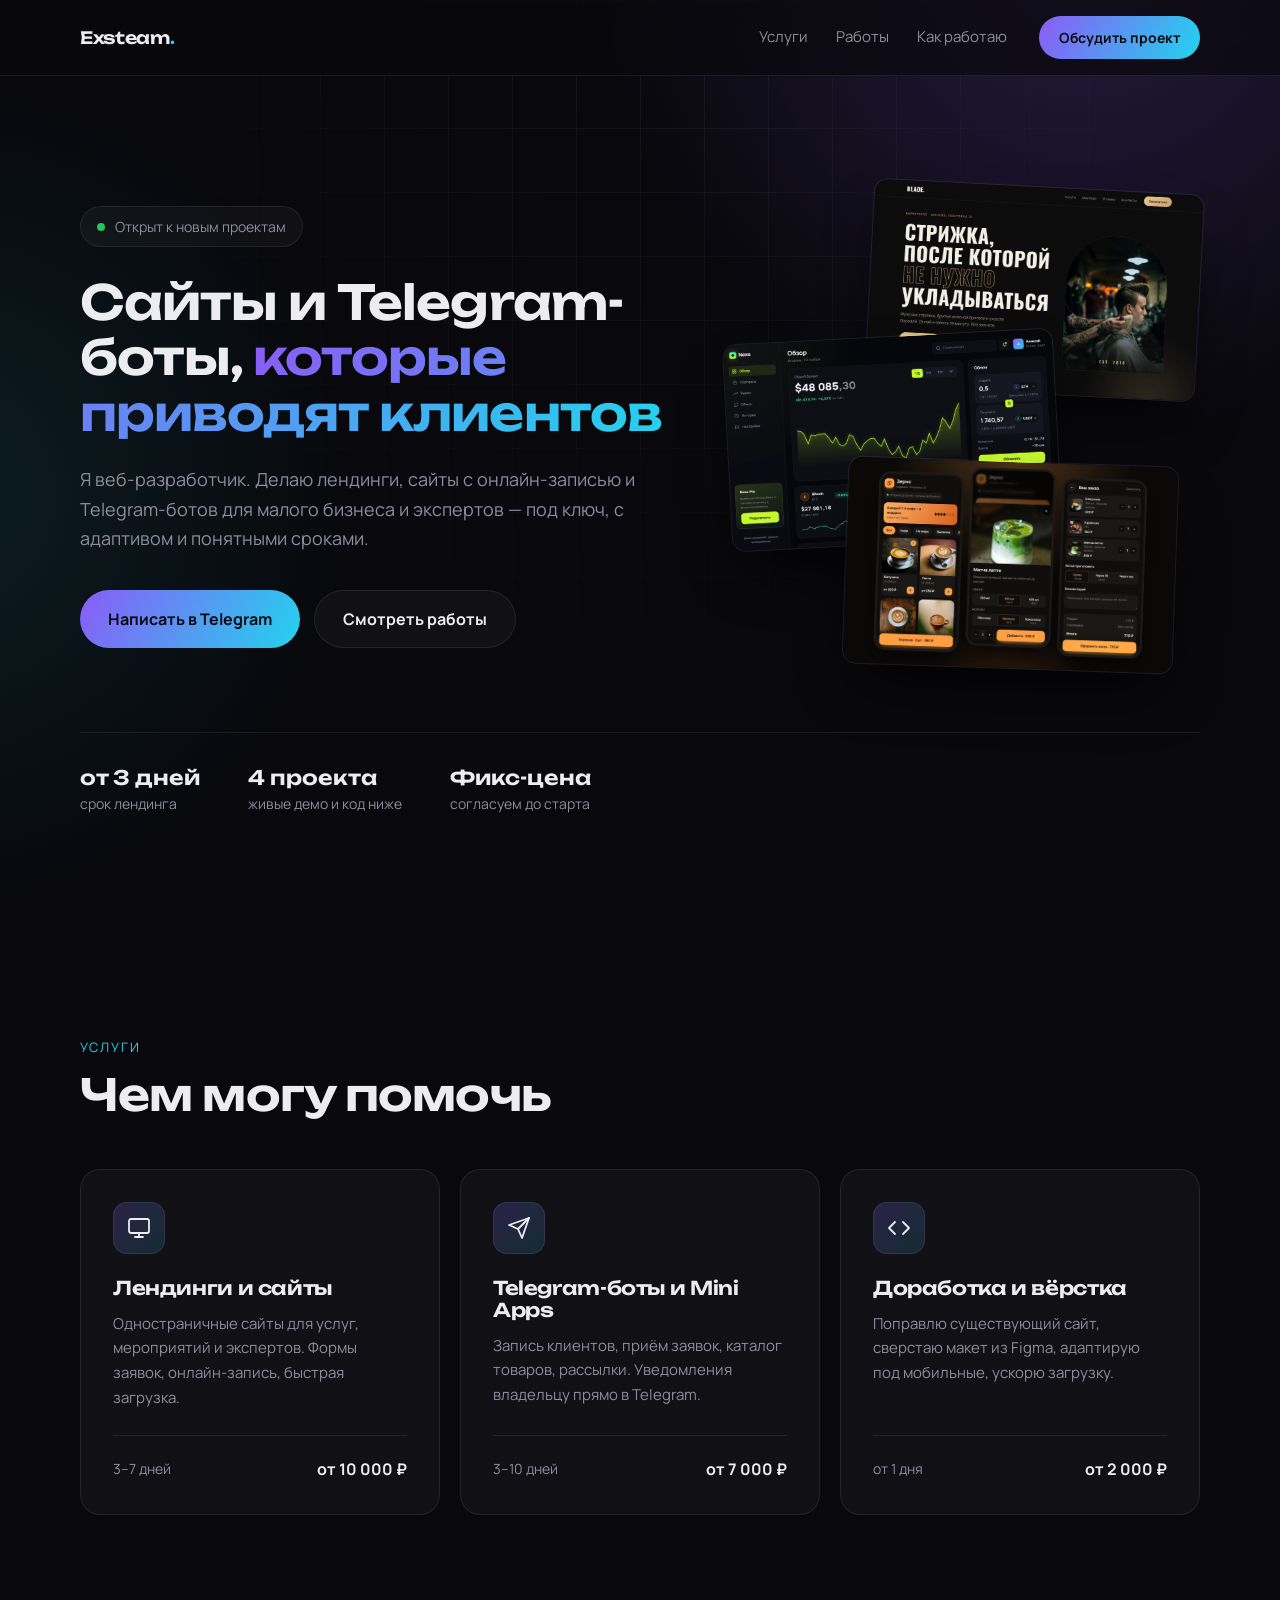
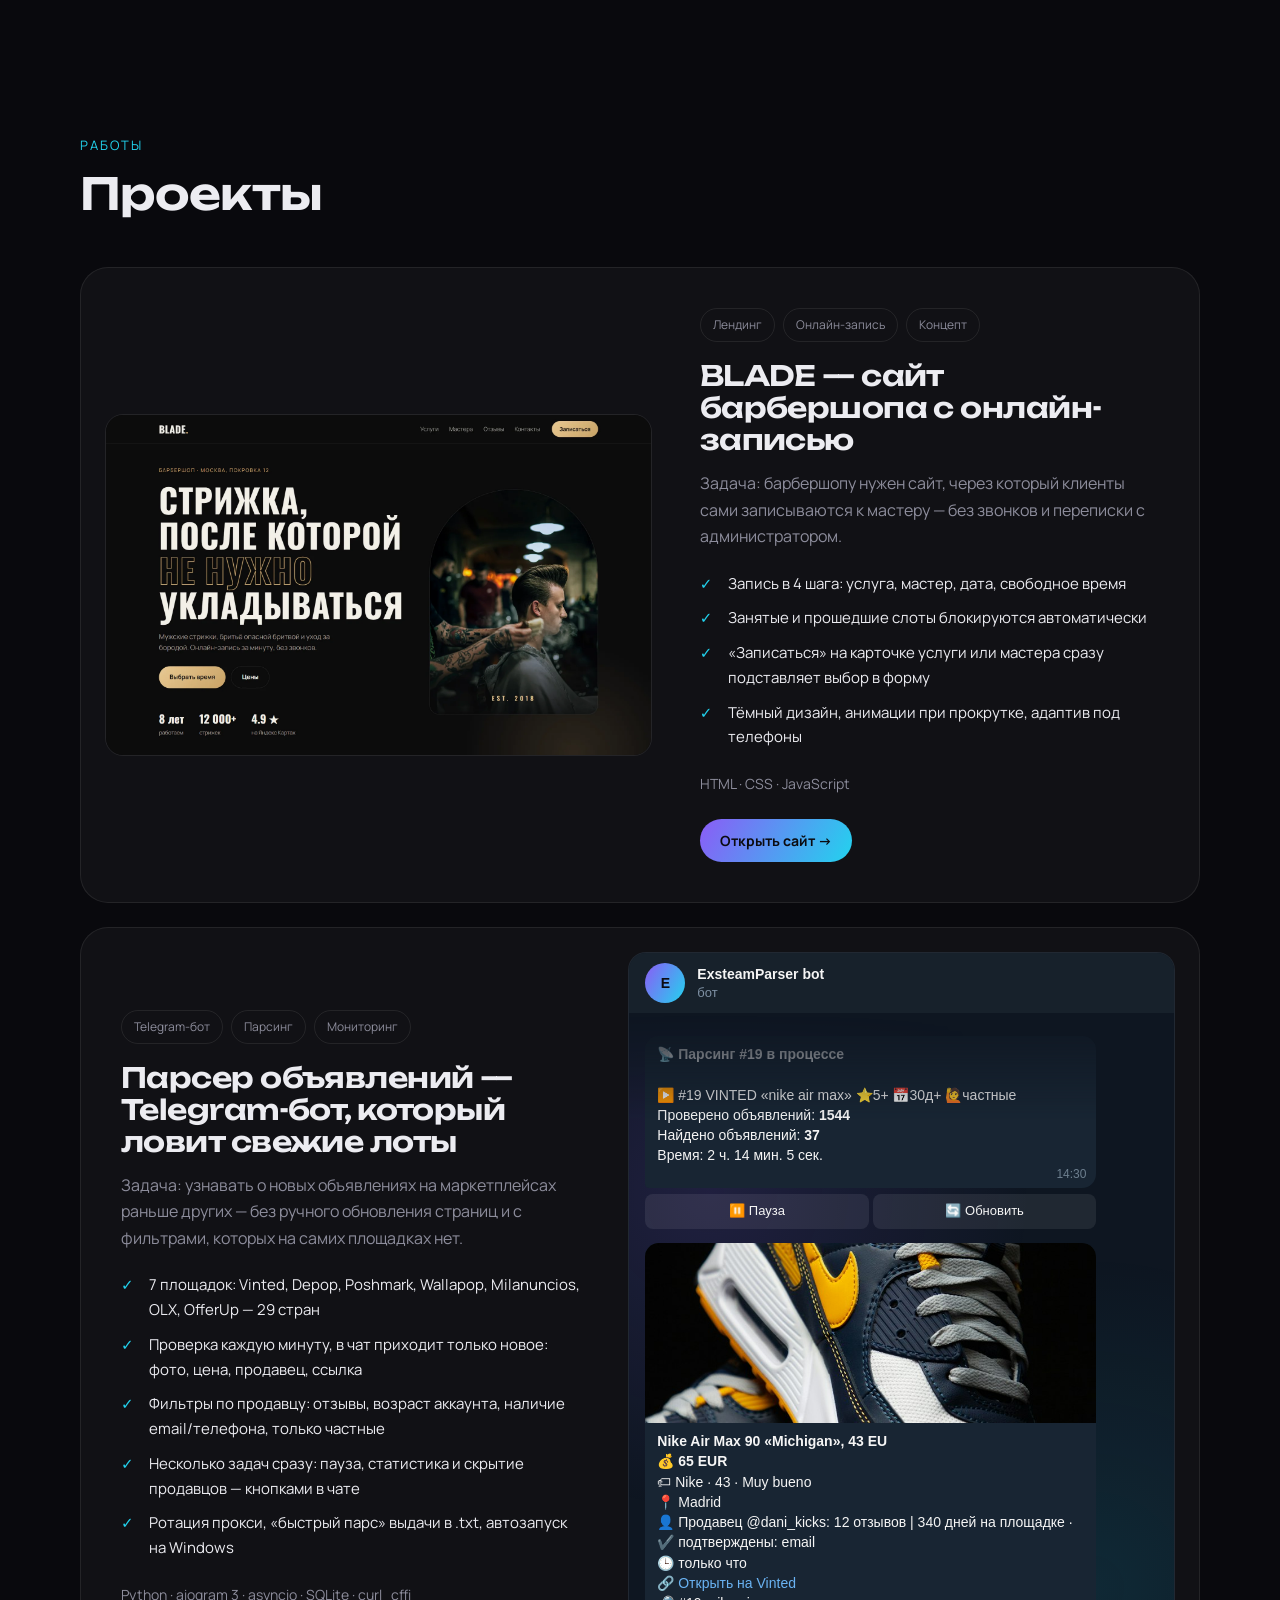
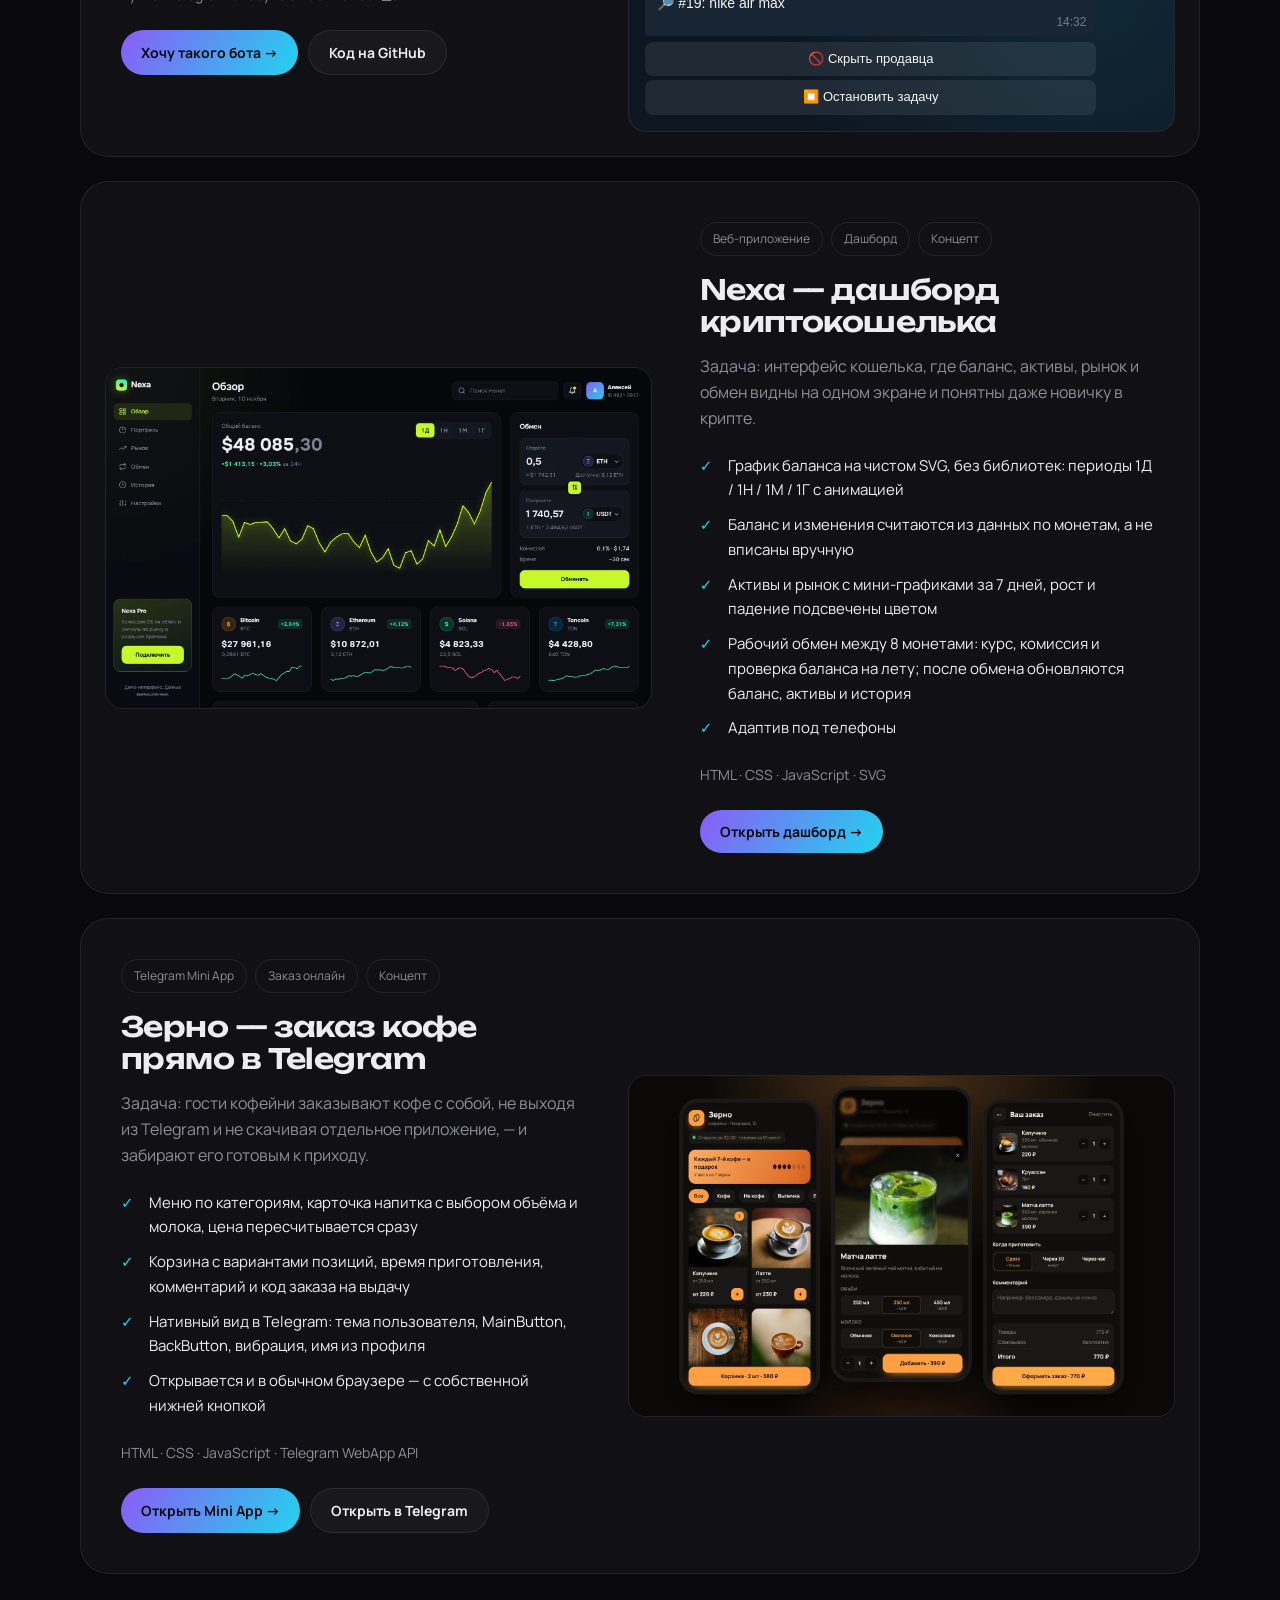
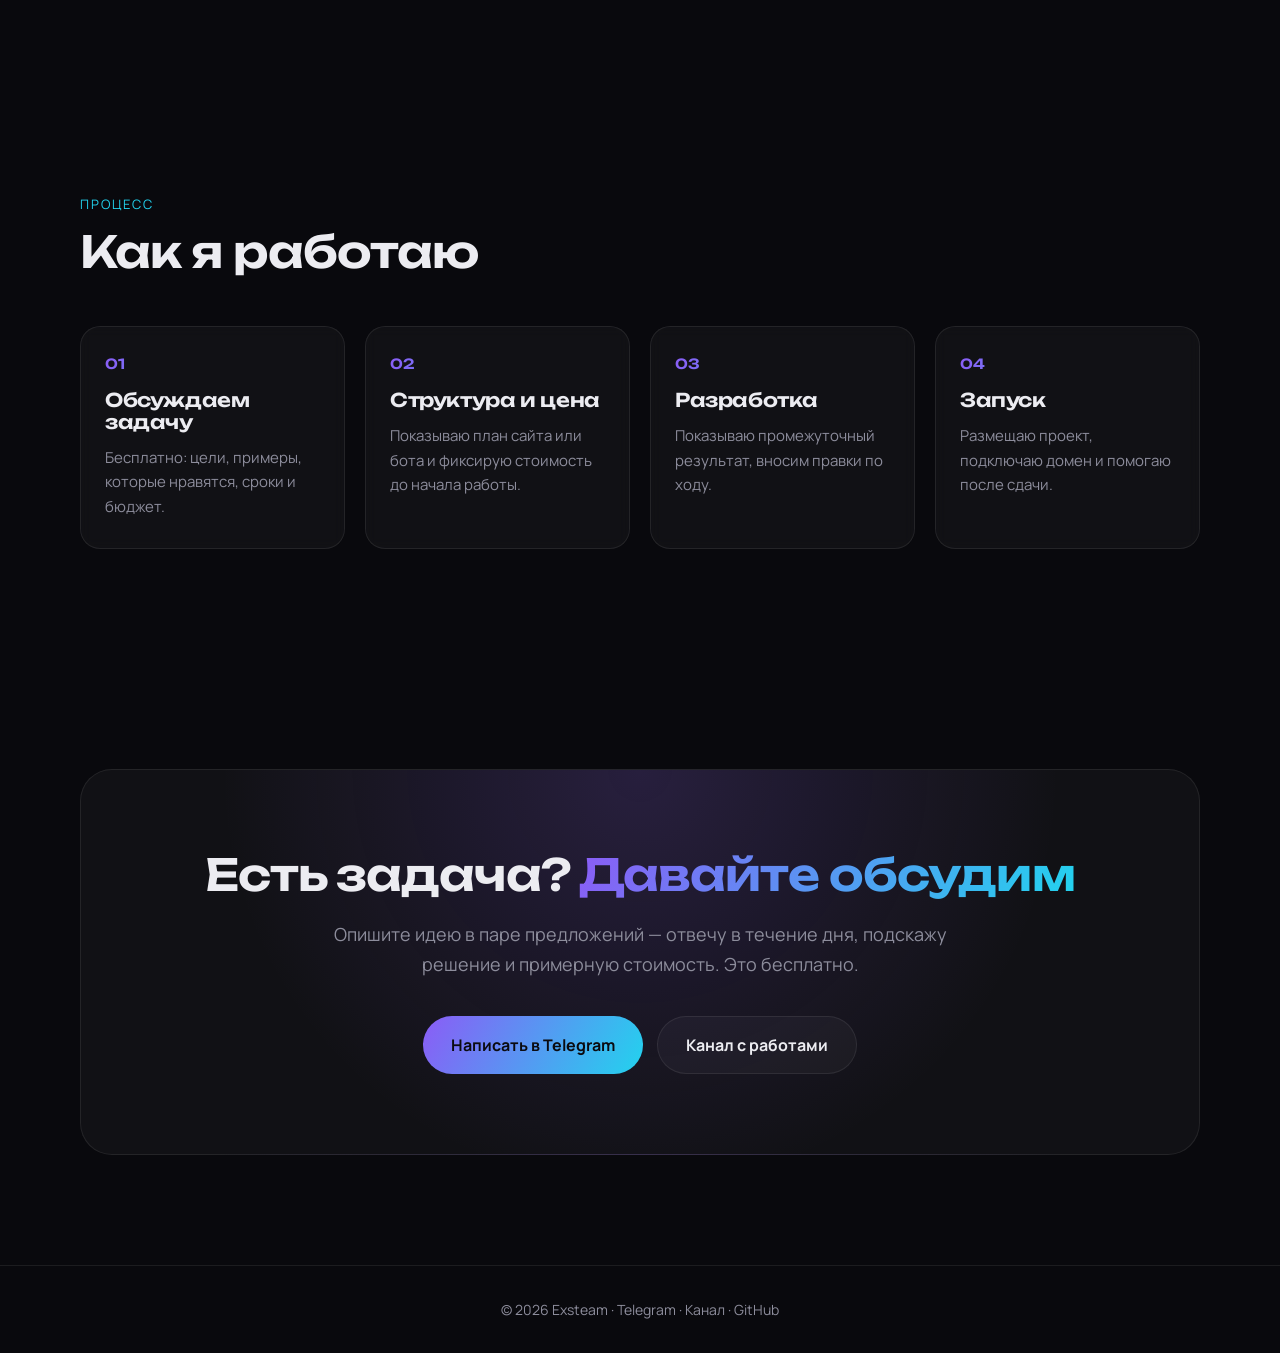
<file: index.html>
<!doctype html>
<html lang="ru">
<head>
<meta charset="utf-8">
<meta name="viewport" content="width=device-width, initial-scale=1">
<title>Exsteam — сайты и Telegram-боты</title>
<meta name="description" content="Разработка лендингов, сайтов и Telegram-ботов для малого бизнеса и экспертов.">
<meta name="theme-color" content="#09090d">
<meta property="og:type" content="website">
<meta property="og:url" content="https://exsteamdev.github.io/">
<meta property="og:title" content="Exsteam — сайты и Telegram-боты">
<meta property="og:description" content="Лендинги, сайты с онлайн-записью, Telegram-боты и Mini Apps под ключ. Внутри — живые демо проектов.">
<meta property="og:image" content="https://exsteamdev.github.io/img/og.jpg">
<meta property="og:image:width" content="1200">
<meta property="og:image:height" content="630">
<meta name="twitter:card" content="summary_large_image">
<link rel="icon" href="data:image/svg+xml,%3Csvg xmlns='http://www.w3.org/2000/svg' viewBox='0 0 32 32'%3E%3Cdefs%3E%3ClinearGradient id='g' x2='1' y2='1'%3E%3Cstop stop-color='%238b5cf6'/%3E%3Cstop offset='1' stop-color='%2322d3ee'/%3E%3C/linearGradient%3E%3C/defs%3E%3Crect width='32' height='32' rx='8' fill='url(%23g)'/%3E%3Cpath d='M11 9h10v3h-6.5v2.5H20v3h-5.5V20H21v3H11z' fill='%230b0b10'/%3E%3C/svg%3E">
<link rel="preconnect" href="https://fonts.googleapis.com">
<link rel="preconnect" href="https://fonts.gstatic.com" crossorigin>
<link href="https://fonts.googleapis.com/css2?family=Manrope:wght@400;500;700&family=Unbounded:wght@500;600&display=swap" rel="stylesheet">
<link rel="stylesheet" href="style.css">
<script>document.documentElement.classList.add('js')</script>
</head>
<body>
<div class="bg" aria-hidden="true"></div>

<header class="nav">
  <a class="logo" href="#top">Exsteam<span>.</span></a>
  <nav>
    <a href="#services">Услуги</a>
    <a href="#work">Работы</a>
    <a href="#process">Как работаю</a>
  </nav>
  <a class="btn btn-sm" href="#contact">Обсудить проект</a>
</header>

<main>

<section class="hero" id="top">
  <div>
    <span class="badge"><i></i>Открыт к новым проектам</span>
    <h1>Сайты и Telegram-боты, <span class="grad">которые приводят клиентов</span></h1>
    <p class="lead">Я веб-разработчик. Делаю лендинги, сайты с онлайн-записью и Telegram-ботов для малого бизнеса и экспертов — под ключ, с адаптивом и понятными сроками.</p>
    <div class="actions">
      <a class="btn" href="https://t.me/exsteamz?text=Здравствуйте! Хочу обсудить проект." target="_blank" rel="noopener">Написать в Telegram</a>
      <a class="btn btn-ghost" href="#work">Смотреть работы</a>
    </div>
  </div>
  <div class="hero-art">
    <a href="#blade" aria-label="Проект BLADE"><img src="img/blade.webp" alt="" width="1800" height="1125" loading="lazy"></a>
    <a href="#nexa" aria-label="Проект Nexa"><img src="img/nexa.webp" alt="" width="1800" height="1125" loading="lazy"></a>
    <a href="#zerno" aria-label="Проект «Зерно»"><img src="img/zerno.webp" alt="" width="1600" height="1000" loading="lazy"></a>
  </div>
  <ul class="facts">
    <li><b>от 3 дней</b><span>срок лендинга</span></li>
    <li><b>4 проекта</b><span>живые демо и код ниже</span></li>
    <li><b>Фикс-цена</b><span>согласуем до старта</span></li>
  </ul>
</section>

<section id="services">
  <div class="head reveal"><span class="kicker">Услуги</span><h2>Чем могу помочь</h2></div>
  <div class="grid">
    <article class="card reveal">
      <div class="icon"><svg viewBox="0 0 24 24"><rect x="2" y="3" width="20" height="14" rx="2"/><path d="M8 21h8M12 17v4"/></svg></div>
      <h3>Лендинги и сайты</h3>
      <p>Одностраничные сайты для услуг, мероприятий и экспертов. Формы заявок, онлайн-запись, быстрая загрузка.</p>
      <div class="price"><span>3–7 дней</span><b>от 10 000 ₽</b></div>
    </article>
    <article class="card reveal">
      <div class="icon"><svg viewBox="0 0 24 24"><path d="M22 2 11 13"/><path d="M22 2 15 22l-4-9-9-4 20-7z"/></svg></div>
      <h3>Telegram-боты и Mini Apps</h3>
      <p>Запись клиентов, приём заявок, каталог товаров, рассылки. Уведомления владельцу прямо в Telegram.</p>
      <div class="price"><span>3–10 дней</span><b>от 7 000 ₽</b></div>
    </article>
    <article class="card reveal">
      <div class="icon"><svg viewBox="0 0 24 24"><path d="m16 18 6-6-6-6M8 6l-6 6 6 6"/></svg></div>
      <h3>Доработка и вёрстка</h3>
      <p>Поправлю существующий сайт, сверстаю макет из Figma, адаптирую под мобильные, ускорю загрузку.</p>
      <div class="price"><span>от 1 дня</span><b>от 2 000 ₽</b></div>
    </article>
  </div>
</section>

<section id="work">
  <div class="head reveal"><span class="kicker">Работы</span><h2>Проекты</h2></div>

  <article class="project reveal" id="blade">
    <a class="shot" href="barbershop/index.html" target="_blank"><img src="img/blade.webp" alt="Главный экран сайта барбершопа BLADE" width="1800" height="1125" loading="lazy"></a>
    <div class="project-body">
      <div class="tags"><span>Лендинг</span><span>Онлайн-запись</span><span>Концепт</span></div>
      <h3>BLADE — сайт барбершопа с онлайн-записью</h3>
      <p class="muted">Задача: барбершопу нужен сайт, через который клиенты сами записываются к мастеру — без звонков и переписки с администратором.</p>
      <ul class="checks">
        <li>Запись в 4 шага: услуга, мастер, дата, свободное время</li>
        <li>Занятые и прошедшие слоты блокируются автоматически</li>
        <li>«Записаться» на карточке услуги или мастера сразу подставляет выбор в форму</li>
        <li>Тёмный дизайн, анимации при прокрутке, адаптив под телефоны</li>
      </ul>
      <p class="stack">HTML · CSS · JavaScript</p>
      <a class="btn btn-sm" href="barbershop/index.html" target="_blank">Открыть сайт →</a>
    </div>
  </article>

  <article class="project flip reveal">
    <div class="tg" role="img" aria-label="Пример: бот присылает в Telegram новое объявление с фото, ценой и данными продавца">
      <div class="tg-head">
        <span class="tg-ava">E</span>
        <div><b>ExsteamParser bot</b><small>бот</small></div>
      </div>
      <div class="tg-chat">
        <div class="tg-msg">
          <b>📡 Парсинг #19 в процессе</b><br><br>
          ▶️ #19 VINTED «nike air max» ⭐️5+ 📅30д+ 🙋частные<br>
          Проверено объявлений: <b>1544</b><br>
          Найдено объявлений: <b>37</b><br>
          Время: 2 ч. 14 мин. 5 сек.
          <span class="tg-time">14:30</span>
        </div>
        <div class="tg-kb"><span>⏸️ Пауза</span><span>🔄 Обновить</span></div>

        <div class="tg-msg tg-photo">
          <img src="img/parser-item.jpg" alt="">
          <div class="tg-cap">
            <b>Nike Air Max 90 «Michigan», 43 EU</b><br>
            💰 <b>65 EUR</b><br>
            🏷 Nike · 43 · Muy bueno<br>
            📍 Madrid<br>
            👤 Продавец @dani_kicks: 12 отзывов | 340 дней на площадке · ✔️ подтверждены: email<br>
            🕒 только что<br>
            🔗 <span class="tg-link">Открыть на Vinted</span><br>
            🔎 #19: nike air max
            <span class="tg-time">14:32</span>
          </div>
        </div>
        <div class="tg-kb col"><span>🚫 Скрыть продавца</span><span>⏹️ Остановить задачу</span></div>
      </div>
    </div>
    <div class="project-body">
      <div class="tags"><span>Telegram-бот</span><span>Парсинг</span><span>Мониторинг</span></div>
      <h3>Парсер объявлений — Telegram-бот, который ловит свежие лоты</h3>
      <p class="muted">Задача: узнавать о новых объявлениях на маркетплейсах раньше других — без ручного обновления страниц и с фильтрами, которых на самих площадках нет.</p>
      <ul class="checks">
        <li>7 площадок: Vinted, Depop, Poshmark, Wallapop, Milanuncios, OLX, OfferUp — 29 стран</li>
        <li>Проверка каждую минуту, в чат приходит только новое: фото, цена, продавец, ссылка</li>
        <li>Фильтры по продавцу: отзывы, возраст аккаунта, наличие email/телефона, только частные</li>
        <li>Несколько задач сразу: пауза, статистика и скрытие продавцов — кнопками в чате</li>
        <li>Ротация прокси, «быстрый парс» выдачи в .txt, автозапуск на Windows</li>
      </ul>
      <p class="stack">Python · aiogram 3 · asyncio · SQLite · curl_cffi</p>
      <div class="project-links">
        <a class="btn btn-sm" href="https://t.me/exsteamz?text=Здравствуйте! Хочу бота как ваш парсер объявлений." target="_blank" rel="noopener">Хочу такого бота →</a>
        <a class="btn btn-ghost btn-sm" href="https://github.com/ExsteamDev/Parser" target="_blank" rel="noopener">Код на GitHub</a>
      </div>
    </div>
  </article>

  <article class="project reveal" id="nexa">
    <a class="shot" href="crypto/index.html" target="_blank"><img src="img/nexa.webp" alt="Дашборд криптокошелька Nexa: баланс, график, активы" width="1800" height="1125" loading="lazy"></a>
    <div class="project-body">
      <div class="tags"><span>Веб-приложение</span><span>Дашборд</span><span>Концепт</span></div>
      <h3>Nexa — дашборд криптокошелька</h3>
      <p class="muted">Задача: интерфейс кошелька, где баланс, активы, рынок и обмен видны на одном экране и понятны даже новичку в крипте.</p>
      <ul class="checks">
        <li>График баланса на чистом SVG, без библиотек: периоды 1Д / 1Н / 1М / 1Г с анимацией</li>
        <li>Баланс и изменения считаются из данных по монетам, а не вписаны вручную</li>
        <li>Активы и рынок с мини-графиками за 7 дней, рост и падение подсвечены цветом</li>
        <li>Рабочий обмен между 8 монетами: курс, комиссия и проверка баланса на лету; после обмена обновляются баланс, активы и история</li>
        <li>Адаптив под телефоны</li>
      </ul>
      <p class="stack">HTML · CSS · JavaScript · SVG</p>
      <a class="btn btn-sm" href="crypto/index.html" target="_blank">Открыть дашборд →</a>
    </div>
  </article>

  <article class="project flip reveal" id="zerno">
    <a class="shot" href="miniapp/index.html" target="_blank"><img src="img/zerno.webp" alt="Три экрана Mini App кофейни «Зерно»: меню, карточка напитка, корзина" width="1600" height="1000" loading="lazy"></a>
    <div class="project-body">
      <div class="tags"><span>Telegram Mini App</span><span>Заказ онлайн</span><span>Концепт</span></div>
      <h3>Зерно — заказ кофе прямо в Telegram</h3>
      <p class="muted">Задача: гости кофейни заказывают кофе с собой, не выходя из Telegram и не скачивая отдельное приложение, — и забирают его готовым к приходу.</p>
      <ul class="checks">
        <li>Меню по категориям, карточка напитка с выбором объёма и молока, цена пересчитывается сразу</li>
        <li>Корзина с вариантами позиций, время приготовления, комментарий и код заказа на выдачу</li>
        <li>Нативный вид в Telegram: тема пользователя, MainButton, BackButton, вибрация, имя из профиля</li>
        <li>Открывается и в обычном браузере — с собственной нижней кнопкой</li>
      </ul>
      <p class="stack">HTML · CSS · JavaScript · Telegram WebApp API</p>
      <div class="project-links">
        <a class="btn btn-sm" href="miniapp/index.html" target="_blank">Открыть Mini App →</a>
        <a class="btn btn-sm btn-ghost" href="https://t.me/zerno_cofee_bot" target="_blank" rel="noopener">Открыть в Telegram</a>
      </div>
    </div>
  </article>
</section>

<section id="process">
  <div class="head reveal"><span class="kicker">Процесс</span><h2>Как я работаю</h2></div>
  <div class="grid steps">
    <div class="card reveal"><span class="num">01</span><h3>Обсуждаем задачу</h3><p>Бесплатно: цели, примеры, которые нравятся, сроки и бюджет.</p></div>
    <div class="card reveal"><span class="num">02</span><h3>Структура и цена</h3><p>Показываю план сайта или бота и фиксирую стоимость до начала работы.</p></div>
    <div class="card reveal"><span class="num">03</span><h3>Разработка</h3><p>Показываю промежуточный результат, вносим правки по ходу.</p></div>
    <div class="card reveal"><span class="num">04</span><h3>Запуск</h3><p>Размещаю проект, подключаю домен и помогаю после сдачи.</p></div>
  </div>
</section>

<section id="contact">
  <div class="cta reveal">
    <h2>Есть задача? <span class="grad">Давайте обсудим</span></h2>
    <p class="lead">Опишите идею в паре предложений — отвечу в течение дня, подскажу решение и примерную стоимость. Это бесплатно.</p>
    <div class="actions">
      <a class="btn" href="https://t.me/exsteamz?text=Здравствуйте! Хочу обсудить проект." target="_blank" rel="noopener">Написать в Telegram</a>
      <a class="btn btn-ghost" href="https://t.me/exsteamz_dev" target="_blank" rel="noopener">Канал с работами</a>
    </div>
  </div>
</section>

</main>

<footer class="footer">© 2026 Exsteam · <a href="https://t.me/exsteamz" target="_blank" rel="noopener">Telegram</a> · <a href="https://t.me/exsteamz_dev" target="_blank" rel="noopener">Канал</a> · <a href="https://github.com/ExsteamDev" target="_blank" rel="noopener">GitHub</a></footer>

<script>
  const io = new IntersectionObserver(entries => {
    for (const en of entries) if (en.isIntersecting) { en.target.classList.add('in'); io.unobserve(en.target); }
  }, { threshold: 0.15 });
  document.querySelectorAll('.reveal').forEach(el => io.observe(el));
</script>
</body>
</html>
</file>
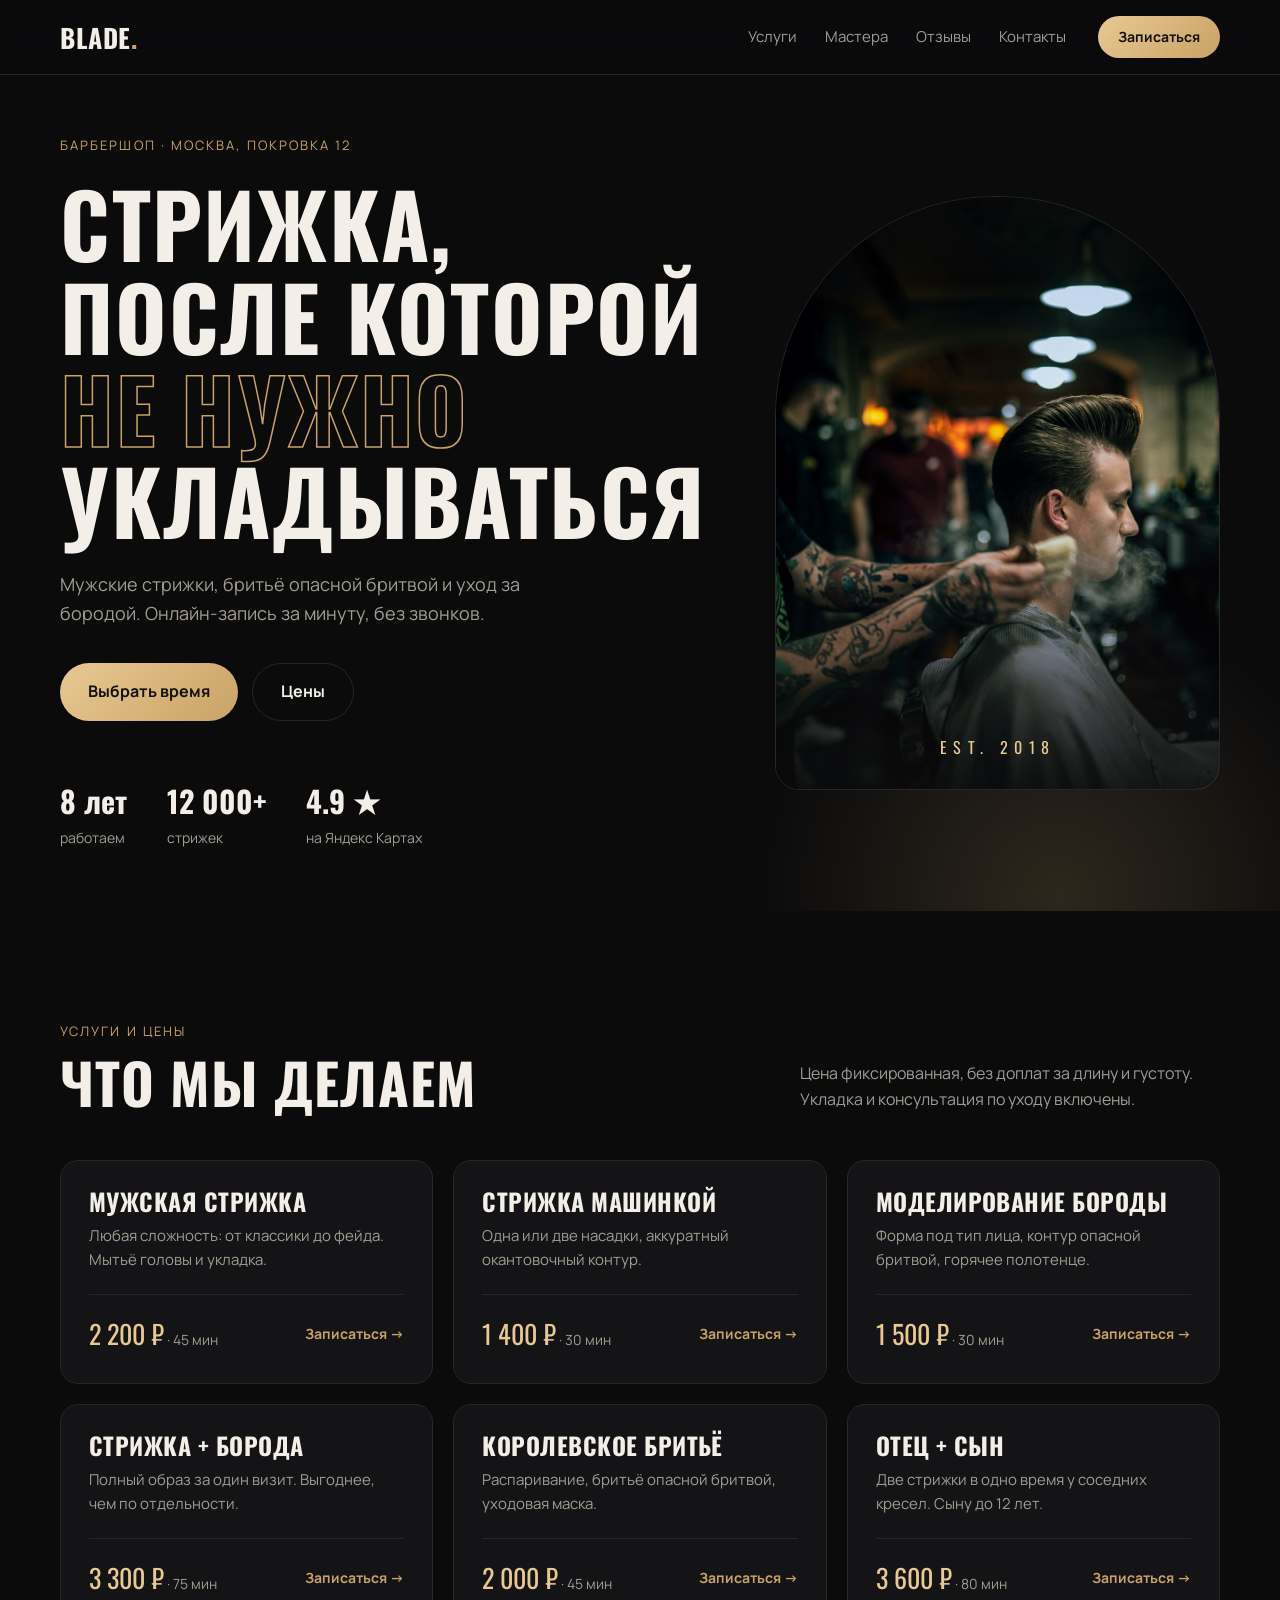
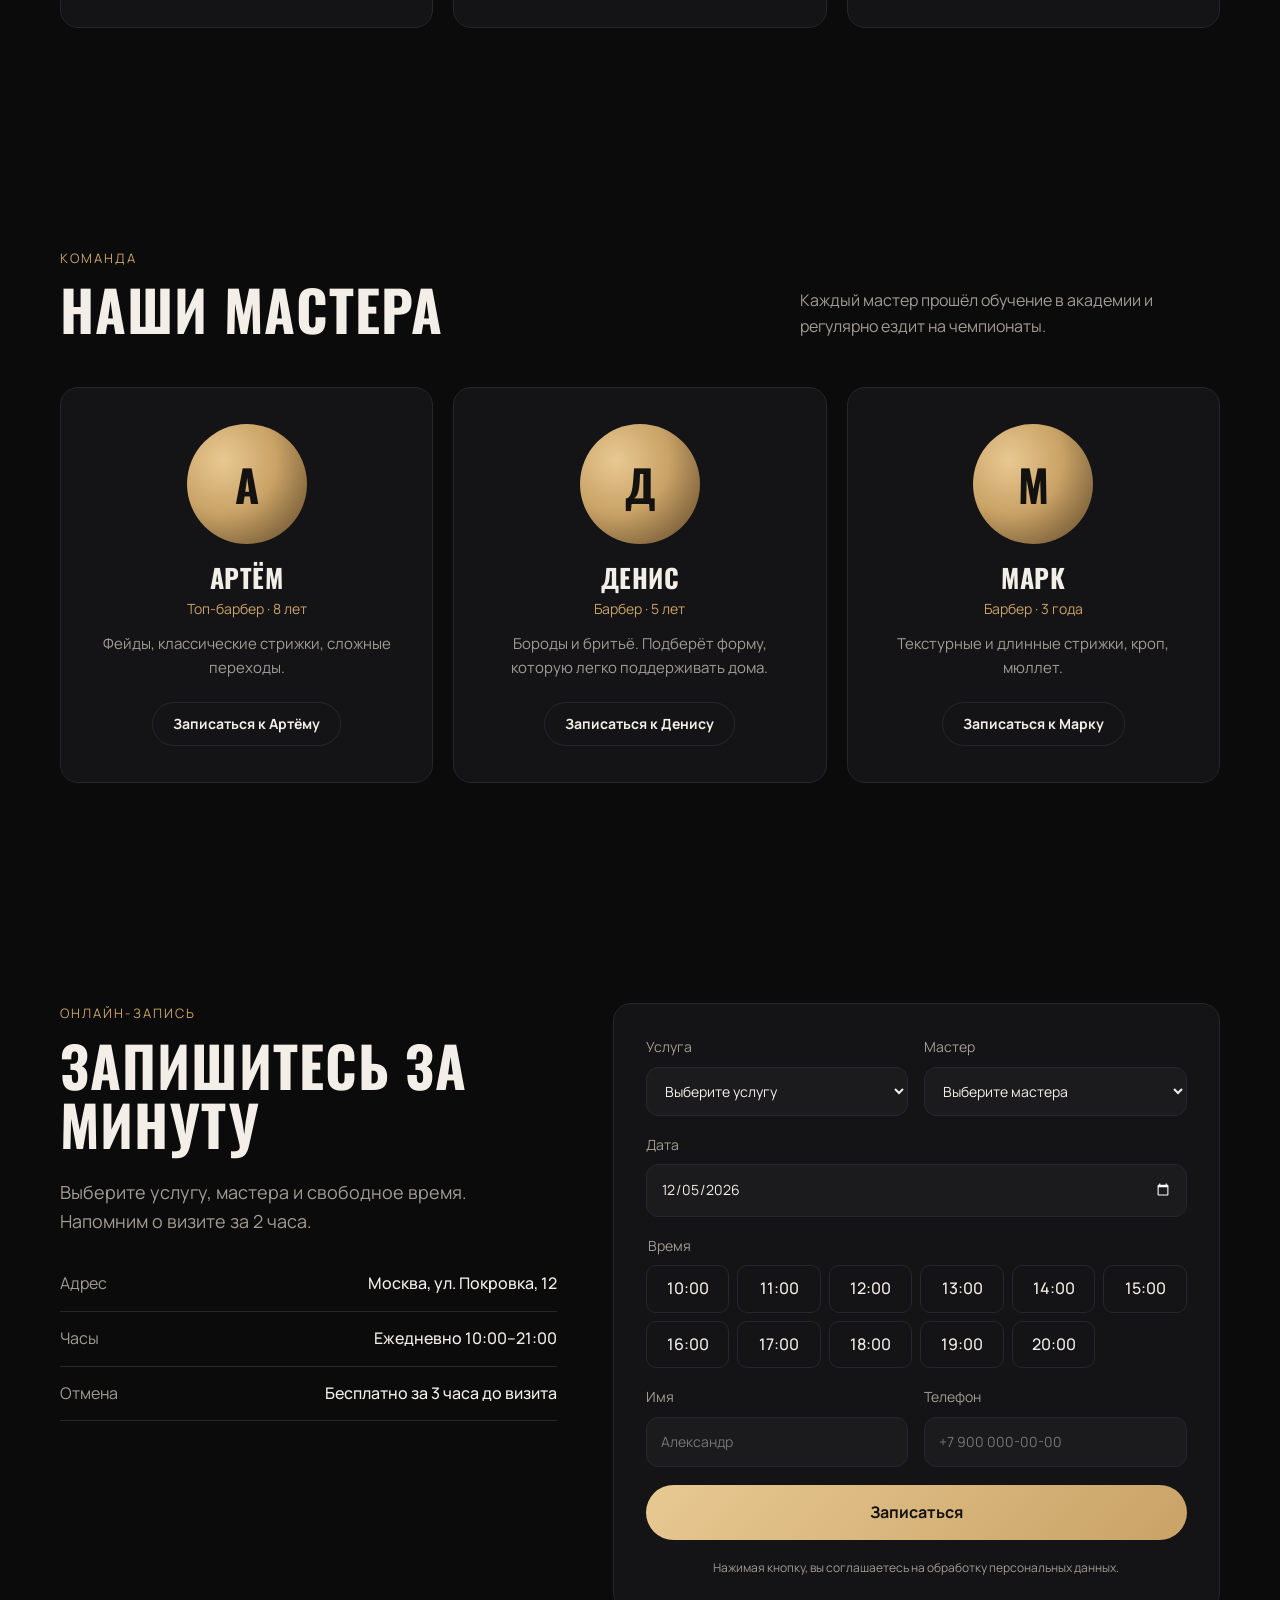
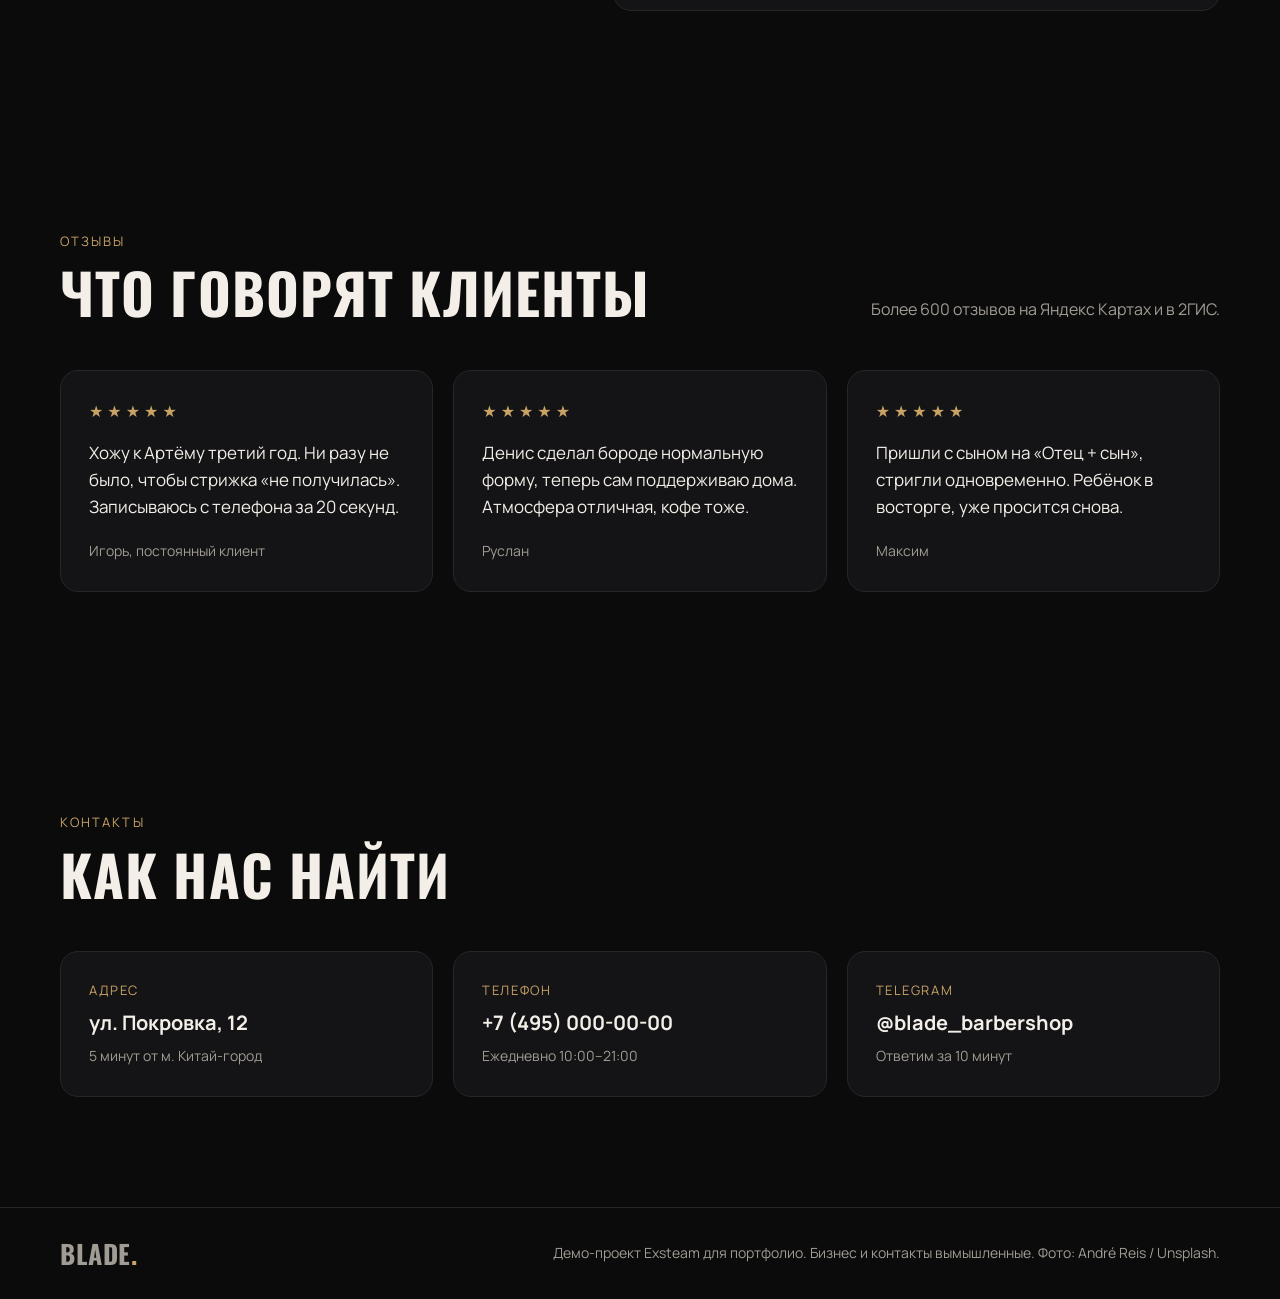
<file: barbershop/index.html>
<!doctype html>
<html lang="ru">
<head>
<meta charset="utf-8">
<meta name="viewport" content="width=device-width, initial-scale=1">
<title>BLADE — барбершоп на Покровке</title>
<meta name="description" content="Мужские стрижки, бритьё и уход за бородой. Онлайн-запись за минуту.">
<link rel="preconnect" href="https://fonts.googleapis.com">
<link rel="preconnect" href="https://fonts.gstatic.com" crossorigin>
<link href="https://fonts.googleapis.com/css2?family=Manrope:wght@400;500;700&family=Oswald:wght@500;700&display=swap" rel="stylesheet">
<link rel="stylesheet" href="style.css">
<script>document.documentElement.classList.add('js')</script>
</head>
<body>

<header class="nav">
  <a class="logo" href="#top">BLADE<span>.</span></a>
  <nav>
    <a href="#services">Услуги</a>
    <a href="#masters">Мастера</a>
    <a href="#reviews">Отзывы</a>
    <a href="#contacts">Контакты</a>
  </nav>
  <a class="btn btn-sm" href="#booking">Записаться</a>
</header>

<main id="top">

<section class="hero">
  <div>
    <p class="eyebrow">Барбершоп · Москва, Покровка 12</p>
    <h1>Стрижка, после которой <em>не нужно</em> укладываться</h1>
    <p class="lead">Мужские стрижки, бритьё опасной бритвой и уход за бородой. Онлайн-запись за минуту, без звонков.</p>
    <div class="hero-actions">
      <a class="btn" href="#booking">Выбрать время</a>
      <a class="btn btn-ghost" href="#services">Цены</a>
    </div>
    <ul class="stats">
      <li><b>8 лет</b><span>работаем</span></li>
      <li><b>12 000+</b><span>стрижек</span></li>
      <li><b>4.9 ★</b><span>на Яндекс Картах</span></li>
    </ul>
  </div>
  <div class="hero-art">
    <img src="img/hero.jpg" alt="Барбер делает укладку клиенту">
    <span class="since">EST. 2018</span>
  </div>
</section>

<section id="services">
  <div class="section-head reveal">
    <div><span class="kicker">Услуги и цены</span><h2>Что мы делаем</h2></div>
    <p>Цена фиксированная, без доплат за длину и густоту. Укладка и консультация по уходу включены.</p>
  </div>
  <div class="grid">
    <article class="card service reveal" data-service="Мужская стрижка" data-price="2 200">
      <h3>Мужская стрижка</h3>
      <p>Любая сложность: от классики до фейда. Мытьё головы и укладка.</p>
      <div class="service-foot"><div><span class="price">2 200 ₽</span> <span class="time">· 45 мин</span></div><a class="pick" href="#booking">Записаться →</a></div>
    </article>
    <article class="card service reveal" data-service="Стрижка машинкой" data-price="1 400">
      <h3>Стрижка машинкой</h3>
      <p>Одна или две насадки, аккуратный окантовочный контур.</p>
      <div class="service-foot"><div><span class="price">1 400 ₽</span> <span class="time">· 30 мин</span></div><a class="pick" href="#booking">Записаться →</a></div>
    </article>
    <article class="card service reveal" data-service="Моделирование бороды" data-price="1 500">
      <h3>Моделирование бороды</h3>
      <p>Форма под тип лица, контур опасной бритвой, горячее полотенце.</p>
      <div class="service-foot"><div><span class="price">1 500 ₽</span> <span class="time">· 30 мин</span></div><a class="pick" href="#booking">Записаться →</a></div>
    </article>
    <article class="card service reveal" data-service="Стрижка + борода" data-price="3 300">
      <h3>Стрижка + борода</h3>
      <p>Полный образ за один визит. Выгоднее, чем по отдельности.</p>
      <div class="service-foot"><div><span class="price">3 300 ₽</span> <span class="time">· 75 мин</span></div><a class="pick" href="#booking">Записаться →</a></div>
    </article>
    <article class="card service reveal" data-service="Королевское бритьё" data-price="2 000">
      <h3>Королевское бритьё</h3>
      <p>Распаривание, бритьё опасной бритвой, уходовая маска.</p>
      <div class="service-foot"><div><span class="price">2 000 ₽</span> <span class="time">· 45 мин</span></div><a class="pick" href="#booking">Записаться →</a></div>
    </article>
    <article class="card service reveal" data-service="Отец + сын" data-price="3 600">
      <h3>Отец + сын</h3>
      <p>Две стрижки в одно время у соседних кресел. Сыну до 12 лет.</p>
      <div class="service-foot"><div><span class="price">3 600 ₽</span> <span class="time">· 80 мин</span></div><a class="pick" href="#booking">Записаться →</a></div>
    </article>
  </div>
</section>

<section id="masters">
  <div class="section-head reveal">
    <div><span class="kicker">Команда</span><h2>Наши мастера</h2></div>
    <p>Каждый мастер прошёл обучение в академии и регулярно ездит на чемпионаты.</p>
  </div>
  <div class="grid">
    <article class="card master reveal" data-master="Артём">
      <div class="avatar">А</div>
      <h3>Артём</h3>
      <p class="role">Топ-барбер · 8 лет</p>
      <p>Фейды, классические стрижки, сложные переходы.</p>
      <a class="btn btn-ghost btn-sm pick" href="#booking">Записаться к Артёму</a>
    </article>
    <article class="card master reveal" data-master="Денис">
      <div class="avatar">Д</div>
      <h3>Денис</h3>
      <p class="role">Барбер · 5 лет</p>
      <p>Бороды и бритьё. Подберёт форму, которую легко поддерживать дома.</p>
      <a class="btn btn-ghost btn-sm pick" href="#booking">Записаться к Денису</a>
    </article>
    <article class="card master reveal" data-master="Марк">
      <div class="avatar">М</div>
      <h3>Марк</h3>
      <p class="role">Барбер · 3 года</p>
      <p>Текстурные и длинные стрижки, кроп, мюллет.</p>
      <a class="btn btn-ghost btn-sm pick" href="#booking">Записаться к Марку</a>
    </article>
  </div>
</section>

<section id="booking" class="booking">
  <div class="reveal">
    <span class="kicker">Онлайн-запись</span>
    <h2>Запишитесь за минуту</h2>
    <p class="lead">Выберите услугу, мастера и свободное время. Напомним о визите за 2 часа.</p>
    <ul class="info-list">
      <li><span>Адрес</span><b>Москва, ул. Покровка, 12</b></li>
      <li><span>Часы</span><b>Ежедневно 10:00–21:00</b></li>
      <li><span>Отмена</span><b>Бесплатно за 3 часа до визита</b></li>
    </ul>
  </div>

  <form id="booking-form" class="card form reveal">
    <div class="row">
      <label class="field">Услуга
        <select name="service" required><option value="" disabled selected>Выберите услугу</option></select>
      </label>
      <label class="field">Мастер
        <select name="master" required><option value="" disabled selected>Выберите мастера</option></select>
      </label>
    </div>
    <label class="field">Дата <input type="date" name="date" required></label>
    <fieldset>
      <legend>Время</legend>
      <div id="slots" class="slots"></div>
    </fieldset>
    <div class="row">
      <label class="field">Имя <input name="name" autocomplete="given-name" placeholder="Александр" required></label>
      <label class="field">Телефон <input type="tel" name="phone" autocomplete="tel" placeholder="+7 900 000-00-00" pattern="[+0-9\s()\-]{10,18}" required></label>
    </div>
    <button class="btn" type="submit">Записаться</button>
    <p class="note">Нажимая кнопку, вы соглашаетесь на обработку персональных данных.</p>
  </form>
</section>

<section id="reviews">
  <div class="section-head reveal">
    <div><span class="kicker">Отзывы</span><h2>Что говорят клиенты</h2></div>
    <p>Более 600 отзывов на Яндекс Картах и в 2ГИС.</p>
  </div>
  <div class="grid">
    <blockquote class="card review reveal">
      <div class="stars">★★★★★</div>
      <p>Хожу к Артёму третий год. Ни разу не было, чтобы стрижка «не получилась». Записываюсь с телефона за 20 секунд.</p>
      <footer>Игорь, постоянный клиент</footer>
    </blockquote>
    <blockquote class="card review reveal">
      <div class="stars">★★★★★</div>
      <p>Денис сделал бороде нормальную форму, теперь сам поддерживаю дома. Атмосфера отличная, кофе тоже.</p>
      <footer>Руслан</footer>
    </blockquote>
    <blockquote class="card review reveal">
      <div class="stars">★★★★★</div>
      <p>Пришли с сыном на «Отец + сын», стригли одновременно. Ребёнок в восторге, уже просится снова.</p>
      <footer>Максим</footer>
    </blockquote>
  </div>
</section>

<section id="contacts">
  <div class="section-head reveal">
    <div><span class="kicker">Контакты</span><h2>Как нас найти</h2></div>
  </div>
  <div class="grid">
    <div class="card contact reveal"><span>Адрес</span><b>ул. Покровка, 12</b><p>5 минут от м. Китай-город</p></div>
    <div class="card contact reveal"><span>Телефон</span><b>+7 (495) 000-00-00</b><p>Ежедневно 10:00–21:00</p></div>
    <div class="card contact reveal"><span>Telegram</span><b>@blade_barbershop</b><p>Ответим за 10 минут</p></div>
  </div>
</section>

</main>

<footer class="footer">
  <span class="logo">BLADE<span>.</span></span>
  <p>Демо-проект Exsteam для портфолио. Бизнес и контакты вымышленные. Фото: André Reis / Unsplash.</p>
</footer>

<dialog id="done">
  <div class="check">✓</div>
  <h3>Вы записаны!</h3>
  <p></p>
  <form method="dialog"><button class="btn">Отлично</button></form>
</dialog>

<script src="script.js"></script>
</body>
</html>
</file>
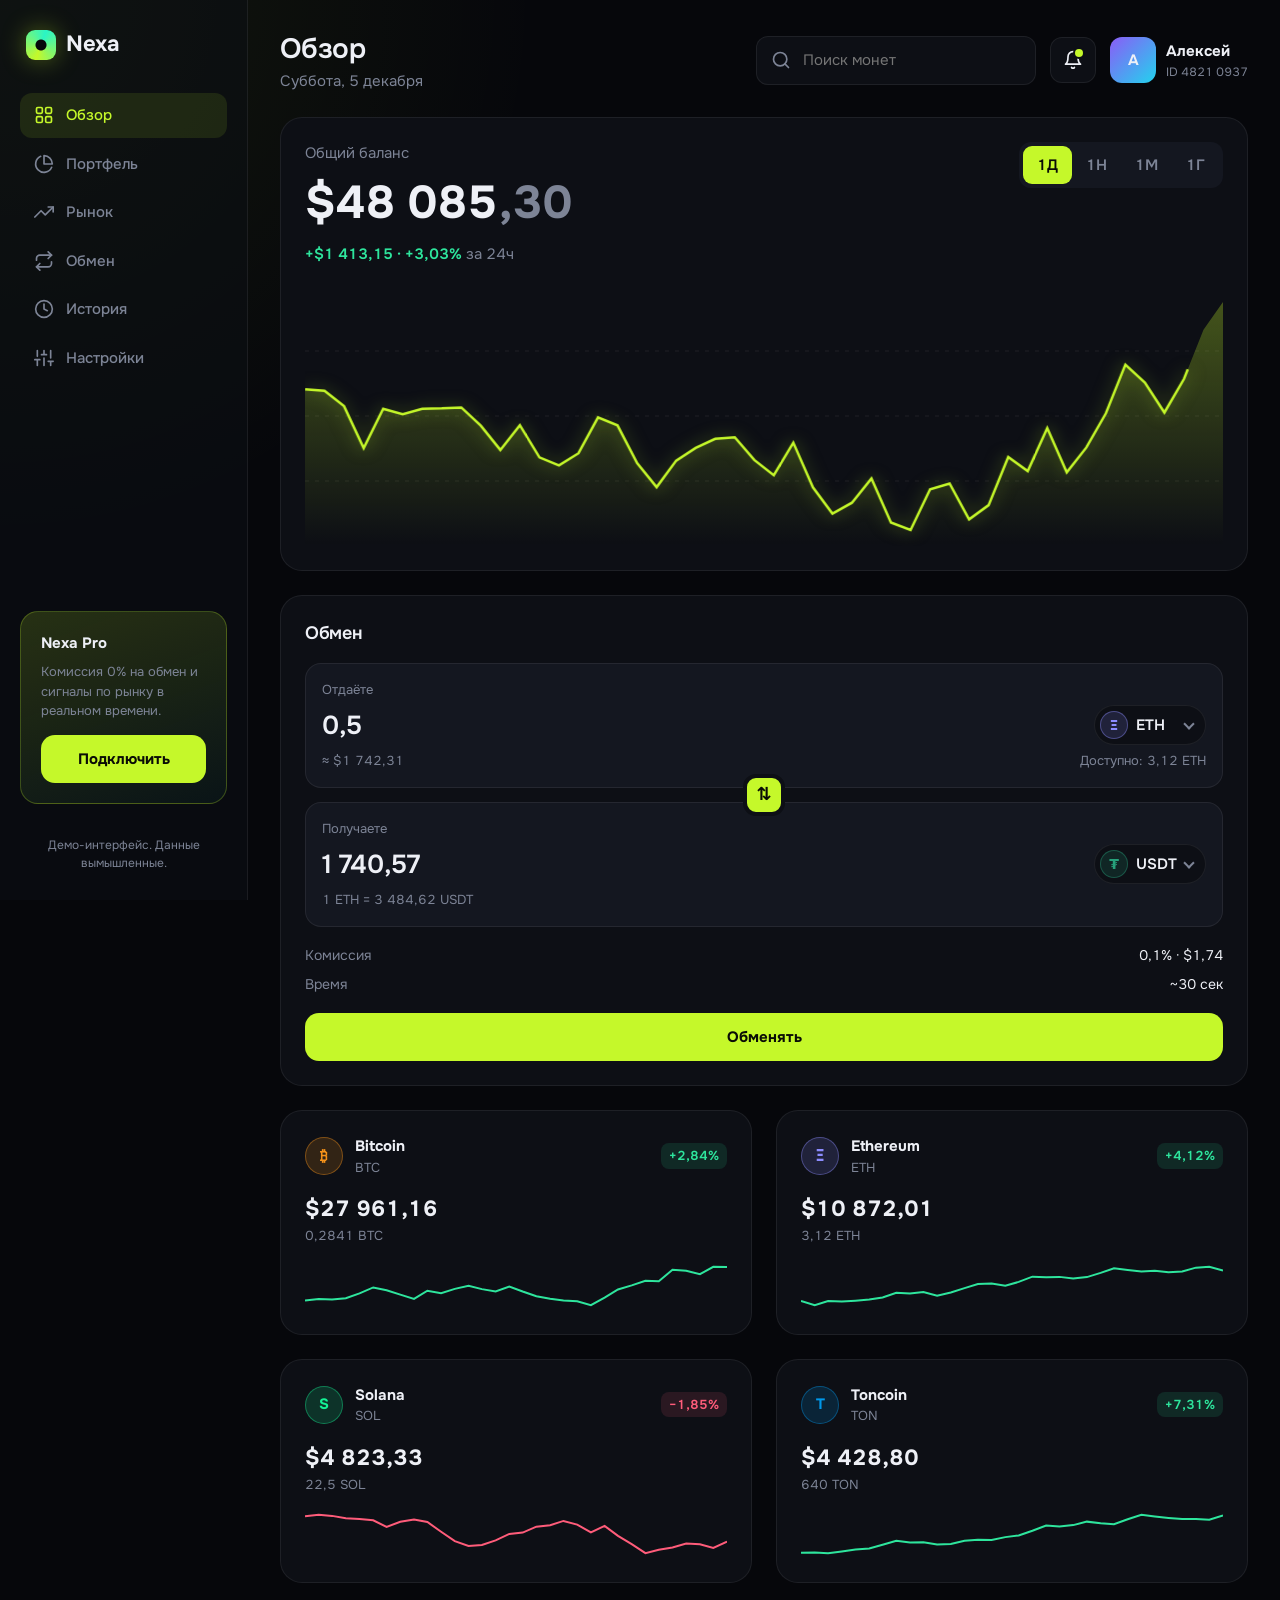
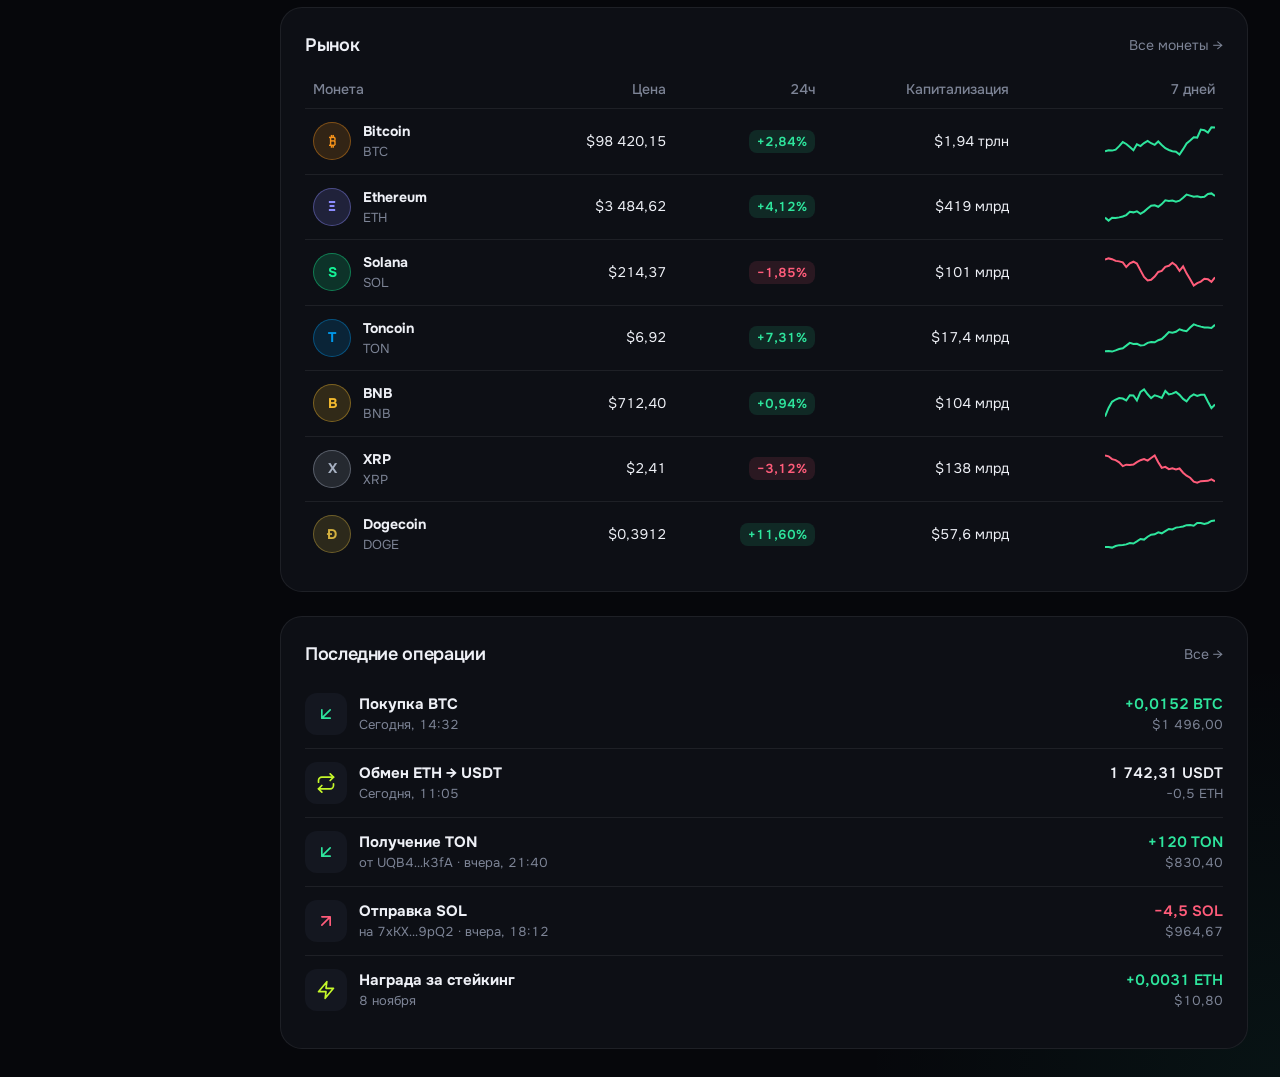
<file: crypto/index.html>
<!doctype html>
<html lang="ru">
<head>
<meta charset="utf-8">
<meta name="viewport" content="width=device-width, initial-scale=1">
<title>Nexa — криптокошелёк</title>
<meta name="description" content="Демо-интерфейс криптокошелька: баланс, активы, рынок и обмен.">
<link rel="preconnect" href="https://fonts.googleapis.com">
<link rel="preconnect" href="https://fonts.gstatic.com" crossorigin>
<link href="https://fonts.googleapis.com/css2?family=Onest:wght@400;500;600;700&display=swap" rel="stylesheet">
<link rel="stylesheet" href="style.css">
</head>
<body>
<div class="app">

  <aside class="side">
    <a class="logo" href="#"><span class="logo-mark"></span>Nexa</a>
    <nav>
      <a class="active" href="#"><svg class="i" viewBox="0 0 24 24"><rect x="3" y="3" width="7" height="7" rx="1.5"/><rect x="14" y="3" width="7" height="7" rx="1.5"/><rect x="3" y="14" width="7" height="7" rx="1.5"/><rect x="14" y="14" width="7" height="7" rx="1.5"/></svg>Обзор</a>
      <a href="#"><svg class="i" viewBox="0 0 24 24"><path d="M21.2 15.9A10 10 0 1 1 8 2.8"/><path d="M22 12A10 10 0 0 0 12 2v10z"/></svg>Портфель</a>
      <a href="#"><svg class="i" viewBox="0 0 24 24"><path d="m23 6-9.5 9.5-5-5L1 18"/><path d="M17 6h6v6"/></svg>Рынок</a>
      <a href="#"><svg class="i" viewBox="0 0 24 24"><path d="m17 1 4 4-4 4"/><path d="M3 11V9a4 4 0 0 1 4-4h14"/><path d="m7 23-4-4 4-4"/><path d="M21 13v2a4 4 0 0 1-4 4H3"/></svg>Обмен</a>
      <a href="#"><svg class="i" viewBox="0 0 24 24"><circle cx="12" cy="12" r="10"/><path d="M12 6v6l4 2"/></svg>История</a>
      <a href="#"><svg class="i" viewBox="0 0 24 24"><path d="M4 21v-7M4 10V3M12 21v-9M12 8V3M20 21v-5M20 12V3M1 14h6M9 8h6M17 16h6"/></svg>Настройки</a>
    </nav>
    <div class="promo">
      <b>Nexa Pro</b>
      <p>Комиссия 0% на обмен и сигналы по рынку в реальном времени.</p>
      <button class="btn">Подключить</button>
    </div>
    <p class="demo">Демо-интерфейс. Данные вымышленные.</p>
  </aside>

  <main class="main">
    <header class="top">
      <div>
        <h1>Обзор</h1>
        <p class="muted" id="today"></p>
      </div>
      <label class="search">
        <svg class="i" viewBox="0 0 24 24"><circle cx="11" cy="11" r="8"/><path d="m21 21-4.3-4.3"/></svg>
        <input placeholder="Поиск монет" aria-label="Поиск монет">
      </label>
      <button class="icon-btn" aria-label="Уведомления">
        <svg class="i" viewBox="0 0 24 24"><path d="M18 8A6 6 0 0 0 6 8c0 7-3 9-3 9h18s-3-2-3-9"/><path d="M13.7 21a2 2 0 0 1-3.4 0"/></svg><i></i>
      </button>
      <div class="user"><span class="ava">А</span><div><b>Алексей</b><small>ID 4821 0937</small></div></div>
    </header>

    <section class="grid-top">
      <article class="panel balance">
        <div class="balance-head">
          <div>
            <p class="muted">Общий баланс</p>
            <h2 class="big" id="total"></h2>
            <p class="chg" id="change"></p>
          </div>
          <div class="tabs">
            <button data-period="1d" class="active">1Д</button>
            <button data-period="1w">1Н</button>
            <button data-period="1m">1М</button>
            <button data-period="1y">1Г</button>
          </div>
        </div>
        <svg id="chart" class="chart" viewBox="0 0 800 260" preserveAspectRatio="none" aria-hidden="true"></svg>
      </article>

      <form class="panel swap" id="swap" autocomplete="off">
        <h3>Обмен</h3>
        <div class="field">
          <small>Отдаёте</small>
          <div class="row">
            <input id="amount" inputmode="decimal" value="0,5" aria-label="Сколько отдаёте">
            <label class="pill"><i class="coin" id="from-icon"></i><select id="from" aria-label="Монета, которую отдаёте"></select></label>
          </div>
          <div class="row"><small id="from-usd"></small><button type="button" class="max" id="max"></button></div>
        </div>
        <button type="button" class="swap-btn" id="flip" aria-label="Поменять местами">⇅</button>
        <div class="field">
          <small>Получаете</small>
          <div class="row">
            <output id="out" for="amount from to"></output>
            <label class="pill"><i class="coin" id="to-icon"></i><select id="to" aria-label="Монета, которую получаете"></select></label>
          </div>
          <small id="rate"></small>
        </div>
        <dl class="meta">
          <div><dt>Комиссия</dt><dd id="fee"></dd></div>
          <div><dt>Время</dt><dd>~30 сек</dd></div>
        </dl>
        <button class="btn wide" id="submit">Обменять</button>
      </form>
    </section>

    <section class="assets" id="assets"></section>

    <section class="grid-bottom">
      <article class="panel market">
        <div class="panel-head"><h3>Рынок</h3><a href="#">Все монеты →</a></div>
        <table>
          <thead><tr><th>Монета</th><th>Цена</th><th>24ч</th><th>Капитализация</th><th>7 дней</th></tr></thead>
          <tbody id="market"></tbody>
        </table>
      </article>

      <article class="panel tx">
        <div class="panel-head"><h3>Последние операции</h3><a href="#">Все →</a></div>
        <ul id="tx-list">
          <li>
            <span class="tx-ico up"><svg class="i" viewBox="0 0 24 24"><path d="M17 7 7 17M17 17H7V7"/></svg></span>
            <div class="tx-main"><b>Покупка BTC</b><small>Сегодня, 14:32</small></div>
            <div class="tx-amt up">+0,0152 BTC<small>$1 496,00</small></div>
          </li>
          <li>
            <span class="tx-ico acc"><svg class="i" viewBox="0 0 24 24"><path d="m17 1 4 4-4 4"/><path d="M3 11V9a4 4 0 0 1 4-4h14"/><path d="m7 23-4-4 4-4"/><path d="M21 13v2a4 4 0 0 1-4 4H3"/></svg></span>
            <div class="tx-main"><b>Обмен ETH → USDT</b><small>Сегодня, 11:05</small></div>
            <div class="tx-amt">1 742,31 USDT<small>−0,5 ETH</small></div>
          </li>
          <li>
            <span class="tx-ico up"><svg class="i" viewBox="0 0 24 24"><path d="M17 7 7 17M17 17H7V7"/></svg></span>
            <div class="tx-main"><b>Получение TON</b><small>от UQB4…k3fA · вчера, 21:40</small></div>
            <div class="tx-amt up">+120 TON<small>$830,40</small></div>
          </li>
          <li>
            <span class="tx-ico down"><svg class="i" viewBox="0 0 24 24"><path d="M7 17 17 7M7 7h10v10"/></svg></span>
            <div class="tx-main"><b>Отправка SOL</b><small>на 7xKX…9pQ2 · вчера, 18:12</small></div>
            <div class="tx-amt down">−4,5 SOL<small>$964,67</small></div>
          </li>
          <li>
            <span class="tx-ico acc"><svg class="i" viewBox="0 0 24 24"><path d="M13 2 3 14h9l-1 8 10-12h-9l1-8z"/></svg></span>
            <div class="tx-main"><b>Награда за стейкинг</b><small>8 ноября</small></div>
            <div class="tx-amt up">+0,0031 ETH<small>$10,80</small></div>
          </li>
        </ul>
      </article>
    </section>
  </main>
</div>
<script src="script.js"></script>
</body>
</html>
</file>
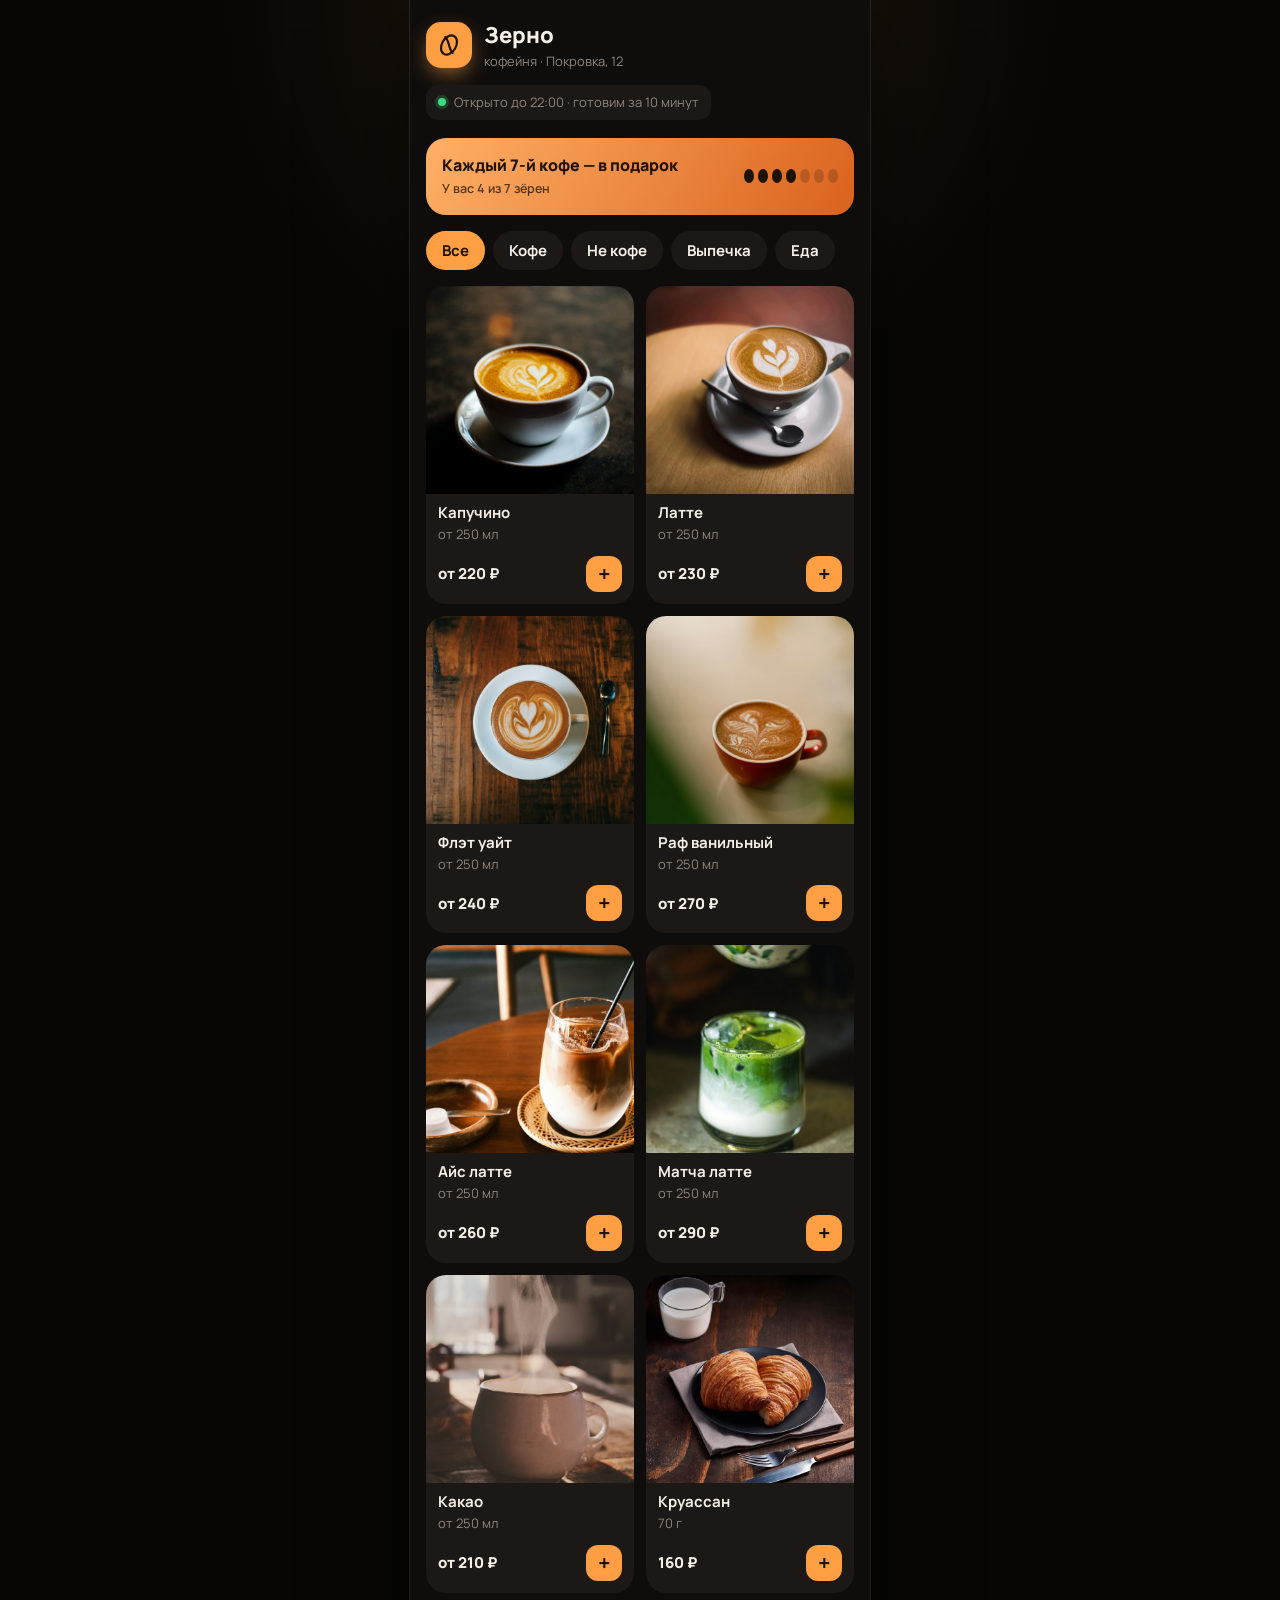
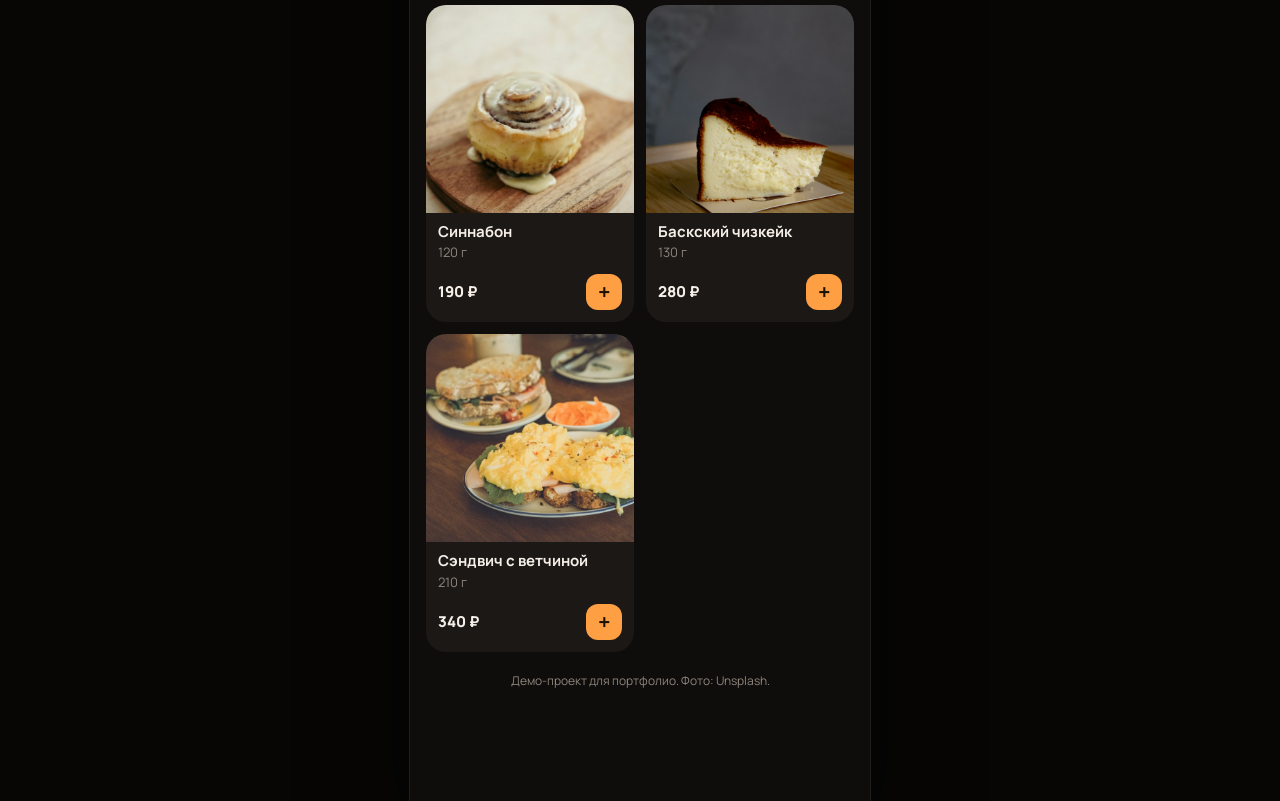
<file: miniapp/index.html>
<!doctype html>
<html lang="ru">
<head>
<meta charset="utf-8">
<meta name="viewport" content="width=device-width, initial-scale=1, viewport-fit=cover">
<title>Зерно — кофейня</title>
<meta name="description" content="Telegram Mini App кофейни: меню, корзина и заказ с самовывозом.">
<script src="https://telegram.org/js/telegram-web-app.js"></script>
<link rel="preconnect" href="https://fonts.googleapis.com">
<link rel="preconnect" href="https://fonts.gstatic.com" crossorigin>
<link href="https://fonts.googleapis.com/css2?family=Manrope:wght@500;600;700;800&display=swap" rel="stylesheet">
<link rel="stylesheet" href="style.css">
</head>
<body>
<div class="app">

  <!-- Меню -->
  <section class="view" id="menu-view">
    <header class="hero">
      <div class="brand">
        <span class="mark"><svg viewBox="0 0 24 24"><ellipse cx="12" cy="12" rx="6.5" ry="9.5" transform="rotate(30 12 12)"/><path d="M8.6 4.6c3.6 3 3 11.4 6.8 14.8"/></svg></span>
        <div><b>Зерно</b><small>кофейня · Покровка, 12</small></div>
      </div>
      <div class="status"><i></i>Открыто до 22:00 · готовим за 10 минут</div>
    </header>

    <div class="promo">
      <div>
        <b>Каждый 7-й кофе — в подарок</b>
        <small>У вас 4 из 7 зёрен</small>
      </div>
      <div class="beans" aria-hidden="true"><i class="on"></i><i class="on"></i><i class="on"></i><i class="on"></i><i></i><i></i><i></i></div>
    </div>

    <nav class="cats" id="cats"></nav>
    <div class="grid" id="grid"></div>
    <p class="foot">Демо-проект для портфолио. Фото: Unsplash.</p>
  </section>

  <!-- Корзина -->
  <section class="view" id="cart-view" hidden>
    <header class="bar">
      <button class="back" data-back aria-label="Назад">←</button>
      <h2>Ваш заказ</h2>
      <button class="link" id="clear">Очистить</button>
    </header>
    <ul class="cart-list" id="cart-list"></ul>

    <div class="block">
      <h3>Когда приготовить</h3>
      <div class="seg" id="when">
        <label><input type="radio" name="when" value="10" checked><span>Сразу<small>~10 мин</small></span></label>
        <label><input type="radio" name="when" value="30"><span>Через 30<small>минут</small></span></label>
        <label><input type="radio" name="when" value="60"><span>Через час<small>&nbsp;</small></span></label>
      </div>
    </div>
    <label class="block">
      <h3>Комментарий</h3>
      <textarea id="comment" maxlength="200" placeholder="Например: без сахара, крышку не нужно"></textarea>
    </label>

    <div class="sum">
      <div><span>Товары</span><span id="sub"></span></div>
      <div><span>Самовывоз</span><span>бесплатно</span></div>
      <div class="tot"><span>Итого</span><b id="total"></b></div>
    </div>
  </section>

  <!-- Заказ принят -->
  <section class="view" id="done-view" hidden>
    <div class="done">
      <div class="check">✓</div>
      <h2 id="done-title"></h2>
      <p id="done-time"></p>
      <div class="code-box"><small>Код заказа</small><span class="code" id="done-code"></span></div>
      <div class="receipt" id="receipt"></div>
    </div>
  </section>

  <!-- Нижняя кнопка в браузере. В Telegram вместо неё — родная MainButton. -->
  <div class="bottom" id="bottom" hidden><button class="main-btn" id="main-btn"></button></div>
</div>

<dialog class="sheet" id="sheet">
  <form method="dialog" id="sheet-form">
    <img id="s-img" alt="">
    <button class="close" value="cancel" aria-label="Закрыть">✕</button>
    <div class="sheet-info">
      <h2 id="s-name"></h2>
      <p class="desc" id="s-desc"></p>
      <div id="s-opts"></div>
    </div>
    <div class="sheet-foot">
      <div class="stepper"><button type="button" data-step="-1" aria-label="Меньше">−</button><span id="s-qty">1</span><button type="button" data-step="1" aria-label="Больше">+</button></div>
      <button class="main-btn" id="s-add" value="add"></button>
    </div>
  </form>
</dialog>

<script src="script.js"></script>
</body>
</html>
</file>
<file: style.css>
:root {
  --bg: #09090d;
  --surface: rgba(255, 255, 255, .035);
  --border: rgba(255, 255, 255, .08);
  --text: #ececf1;
  --muted: #8d8d9c;
  --a1: #8b5cf6;
  --a2: #22d3ee;
  --grad: linear-gradient(120deg, var(--a1), var(--a2));
  --wrap: max(24px, calc((100% - 1120px) / 2));
}

* { box-sizing: border-box; margin: 0; }
html { scroll-behavior: smooth; scroll-padding-top: 80px; }
body { background: var(--bg); color: var(--text); font: 16px/1.65 Manrope, system-ui, sans-serif; -webkit-font-smoothing: antialiased; }
a { color: inherit; text-decoration: none; }
:focus-visible { outline: 2px solid var(--a2); outline-offset: 3px; border-radius: 4px; }
h1, h2, h3, .logo { font-family: Unbounded, sans-serif; font-weight: 600; line-height: 1.15; letter-spacing: -.02em; }
section { padding: 110px var(--wrap); }
.muted { color: var(--muted); }
.grad { background: var(--grad); -webkit-background-clip: text; background-clip: text; color: transparent; }

/* Фон: свечение + сетка */
.bg { position: fixed; inset: 0; z-index: -1; pointer-events: none;
  background: radial-gradient(700px circle at 85% -5%, rgba(139, 92, 246, .22), transparent 70%),
              radial-gradient(600px circle at -5% 55%, rgba(34, 211, 238, .1), transparent 70%); }
.bg::after { content: ""; position: absolute; inset: 0; opacity: .6;
  background-image: linear-gradient(var(--border) 1px, transparent 1px), linear-gradient(90deg, var(--border) 1px, transparent 1px);
  background-size: 64px 64px;
  mask-image: radial-gradient(ellipse at 50% 0%, #000 10%, transparent 60%); }

/* Навигация */
.nav { position: sticky; top: 0; z-index: 10; display: flex; align-items: center; gap: 32px; padding: 16px var(--wrap); background: rgba(9, 9, 13, .7); backdrop-filter: blur(14px); border-bottom: 1px solid var(--border); }
.logo { font-size: 17px; }
.logo span { color: var(--a2); }
.nav nav { display: flex; gap: 28px; margin-left: auto; color: var(--muted); font-size: 15px; }
.nav nav a:hover { color: var(--text); }

/* Кнопки */
.btn { display: inline-flex; align-items: center; justify-content: center; padding: 15px 28px; border-radius: 999px; background: var(--grad); color: #0b0b10; font-weight: 700; transition: transform .2s, box-shadow .2s, border-color .2s; }
.btn:hover { transform: translateY(-2px); box-shadow: 0 12px 32px -12px var(--a1); }
.btn-sm { padding: 10px 20px; font-size: 14px; }
.btn-ghost { background: var(--surface); color: var(--text); border: 1px solid var(--border); }
.btn-ghost:hover { border-color: rgba(139, 92, 246, .6); box-shadow: none; }

/* Первый экран */
.hero { min-height: calc(100vh - 70px); display: grid; grid-template-columns: 1.25fr 1fr; column-gap: 56px; align-items: center; align-content: center; }
.hero-art { position: relative; aspect-ratio: 1 / 1.02; }
.hero-art a { position: absolute; width: 70%; overflow: hidden; border: 1px solid var(--border); border-radius: 14px; box-shadow: 0 30px 60px -20px #000; transition: translate .3s, rotate .3s; }
.hero-art a:nth-child(1) { top: 0; right: 0; rotate: 3deg; }
.hero-art a:nth-child(2) { top: 31%; left: 0; rotate: -3deg; }
.hero-art a:nth-child(3) { bottom: 0; right: 5%; rotate: 2deg; }
.hero-art a:hover { z-index: 1; translate: 0 -6px; rotate: 0deg; border-color: rgba(139, 92, 246, .6); }
.hero-art img { display: block; width: 100%; height: auto; }
.badge { width: fit-content; display: inline-flex; align-items: center; gap: 10px; padding: 8px 16px; border: 1px solid var(--border); border-radius: 999px; background: var(--surface); color: var(--muted); font-size: 14px; }
.badge i { width: 8px; height: 8px; border-radius: 50%; background: #22c55e; animation: pulse 2s infinite; }
@keyframes pulse { 0% { box-shadow: 0 0 0 0 rgba(34, 197, 94, .6); } 70%, 100% { box-shadow: 0 0 0 10px rgba(34, 197, 94, 0); } }
h1 { font-size: clamp(34px, 3.9vw, 48px); margin: 28px 0 24px; }
.lead { color: var(--muted); font-size: 18px; max-width: 620px; }
.actions { display: flex; gap: 14px; flex-wrap: wrap; margin-top: 36px; }
.facts { grid-column: 1 / -1; display: flex; gap: 48px; flex-wrap: wrap; list-style: none; padding: 32px 0 0; margin-top: 64px; border-top: 1px solid var(--border); }
.facts b { display: block; font: 600 20px Unbounded, sans-serif; }
.facts span { color: var(--muted); font-size: 14px; }

/* Секции */
.head { margin-bottom: 48px; }
.kicker { display: block; margin-bottom: 12px; font-size: 13px; letter-spacing: .16em; text-transform: uppercase; color: var(--a2); }
h2 { font-size: clamp(28px, 4vw, 44px); }
.grid { display: grid; grid-template-columns: repeat(auto-fit, minmax(min(100%, 300px), 1fr)); gap: 20px; }
.card { display: flex; flex-direction: column; padding: 32px; border: 1px solid var(--border); border-radius: 20px; background: var(--surface); backdrop-filter: blur(6px); transition: border-color .25s, translate .25s; }
.steps { grid-template-columns: repeat(4, 1fr); }
.steps .card { padding: 28px 24px; }
.card:hover { border-color: rgba(139, 92, 246, .45); translate: 0 -4px; }
.card h3 { font-size: 19px; margin-bottom: 12px; }
.card p { color: var(--muted); font-size: 15px; flex: 1; }
.icon { width: 52px; height: 52px; display: grid; place-items: center; margin-bottom: 24px; border: 1px solid var(--border); border-radius: 14px; background: linear-gradient(135deg, rgba(139, 92, 246, .22), rgba(34, 211, 238, .14)); }
.icon svg { width: 24px; height: 24px; fill: none; stroke: var(--text); stroke-width: 1.8; stroke-linecap: round; stroke-linejoin: round; }
.price { display: flex; justify-content: space-between; align-items: center; margin-top: 24px; padding-top: 20px; border-top: 1px solid var(--border); color: var(--muted); font-size: 14px; }
.price b { color: var(--text); font-size: 16px; }

/* Проект */
.project { display: grid; grid-template-columns: 1.15fr 1fr; gap: 48px; align-items: center; padding: 24px; border: 1px solid var(--border); border-radius: 28px; background: var(--surface); }
.shot { display: block; aspect-ratio: 16 / 10; overflow: hidden; border: 1px solid var(--border); border-radius: 18px; }
.shot img { display: block; width: 100%; height: 100%; object-fit: cover; object-position: top; transition: transform .6s; }
.shot:hover img { transform: scale(1.03); }
.project-body { padding: 16px 16px 16px 0; }
.tags { display: flex; gap: 8px; flex-wrap: wrap; margin-bottom: 18px; }
.tags span { padding: 6px 12px; border: 1px solid var(--border); border-radius: 999px; color: var(--muted); font-size: 12px; }
.project h3 { font-size: clamp(22px, 2.6vw, 28px); margin-bottom: 14px; }
.checks { display: grid; gap: 10px; list-style: none; padding: 0; margin: 22px 0; font-size: 15px; }
.checks li { position: relative; padding-left: 28px; }
.checks li::before { content: "✓"; position: absolute; left: 0; color: var(--a2); font-weight: 700; }
.stack { margin-bottom: 24px; color: var(--muted); font-size: 14px; }
.project-links { display: flex; gap: 10px; flex-wrap: wrap; }
.project + .project { margin-top: 24px; }
.project.flip { grid-template-columns: 1fr 1.15fr; }
.flip .tg, .flip .shot { order: 2; }
.flip .project-body { padding: 16px 0 16px 16px; }

/* Макет чата Telegram (тёмная тема) */
.tg { display: flex; flex-direction: column; height: 780px; overflow: hidden; border: 1px solid var(--border); border-radius: 18px; background: #0e1621; color: #f5f5f5; font: 14px/1.45 -apple-system, "Segoe UI", Roboto, sans-serif; }
.tg-head { display: flex; align-items: center; gap: 12px; padding: 10px 16px; background: #17212b; }
.tg-head b { font-weight: 600; }
.tg-head small { display: block; color: #7f91a4; font-size: 13px; }
.tg-ava { width: 40px; height: 40px; display: grid; place-items: center; border-radius: 50%; background: var(--grad); color: #0b0b10; font-weight: 700; }
.tg-chat { flex: 1; display: flex; flex-direction: column; justify-content: flex-end; gap: 6px; padding: 16px; overflow: hidden;
  background: radial-gradient(circle at 15% 25%, rgba(139, 92, 246, .14), transparent 45%), radial-gradient(circle at 85% 80%, rgba(34, 211, 238, .1), transparent 45%);
  mask-image: linear-gradient(transparent, #000 15%); }
.tg-msg, .tg-kb { width: 88%; flex-shrink: 0; }
.tg-msg { position: relative; padding: 8px 12px 22px; border-radius: 14px 14px 14px 4px; background: #182533; }
.tg-photo { padding: 0; overflow: hidden; }
.tg-photo img { display: block; width: 100%; aspect-ratio: 5 / 2; object-fit: cover; }
.tg-cap { padding: 8px 12px 22px; }
.tg-time { position: absolute; right: 10px; bottom: 4px; color: #6d7f8f; font-size: 12px; }
.tg-link { color: #6ab3f3; }
.tg-kb { display: grid; grid-template-columns: 1fr 1fr; gap: 4px; margin-bottom: 8px; }
.tg-kb.col { grid-template-columns: 1fr; margin-bottom: 0; }
.tg-kb span { padding: 8px; border-radius: 8px; background: rgba(255, 255, 255, .08); font-size: 13px; font-weight: 500; text-align: center; }

/* Процесс */
.num { display: block; margin-bottom: 18px; font: 600 14px Unbounded, sans-serif; background: var(--grad); -webkit-background-clip: text; background-clip: text; color: transparent; }

/* Контакт */
.cta { padding: 80px 32px; text-align: center; border: 1px solid var(--border); border-radius: 32px;
  background: radial-gradient(600px circle at 50% 0%, rgba(139, 92, 246, .18), transparent 70%), var(--surface); }
.cta .lead { margin: 20px auto 36px; }
.cta .actions { justify-content: center; margin-top: 0; }

.footer { padding: 32px var(--wrap); border-top: 1px solid var(--border); color: var(--muted); font-size: 14px; text-align: center; }

/* Появление при прокрутке (только если включён JS) */
.js .reveal { opacity: 0; transform: translateY(24px); transition: opacity .7s, transform .7s, border-color .25s, translate .25s; }
.js .reveal.in { opacity: 1; transform: none; }

@media (max-width: 860px) {
  .project, .project.flip { grid-template-columns: 1fr; gap: 24px; padding: 16px; }
  .hero { grid-template-columns: 1fr; }
  .hero-art { display: none; }
  .steps { grid-template-columns: 1fr 1fr; }
  .project-body, .flip .project-body { padding: 8px; }
  .flip .tg, .flip .shot { order: 0; }
  .flip .tg { height: auto; }
  .tg-chat { mask-image: none; }
  .tg-msg, .tg-kb { width: 100%; }
}
@media (max-width: 700px) {
  .nav nav { display: none; }
  .nav .btn-sm { margin-left: auto; }
  section { padding-top: 80px; padding-bottom: 80px; }
  .hero { min-height: auto; }
  .facts { gap: 28px; }
  .cta { padding: 56px 20px; }
  .steps { grid-template-columns: 1fr; }
}
@media (prefers-reduced-motion: reduce) {
  html { scroll-behavior: auto; }
  *, *::before, *::after { animation: none !important; transition: none !important; }
  .js .reveal { opacity: 1; transform: none; }
}
</file>
<file: barbershop/style.css>
:root {
  --bg: #0b0b0c;
  --surface: #141416;
  --surface-2: #1b1b1e;
  --border: #26262b;
  --text: #f3efe8;
  --muted: #a19c93;
  --gold: #c9a266;
  --gold-2: #e8c992;
  --radius: 18px;
  --wrap: max(24px, calc((100% - 1160px) / 2));
}

* { box-sizing: border-box; margin: 0; }
html { scroll-behavior: smooth; scroll-padding-top: 80px; }
body { background: var(--bg); color: var(--text); font: 16px/1.6 Manrope, system-ui, sans-serif; -webkit-font-smoothing: antialiased; }
a { color: inherit; text-decoration: none; }
h1, h2, h3, .logo { font-family: Oswald, Impact, sans-serif; text-transform: uppercase; letter-spacing: .02em; line-height: 1.05; }
section { padding: 110px var(--wrap); }

/* Навигация */
.nav { position: sticky; top: 0; z-index: 10; display: flex; align-items: center; gap: 32px; padding: 16px var(--wrap); background: rgba(11, 11, 12, .75); backdrop-filter: blur(14px); border-bottom: 1px solid var(--border); }
.logo { font-size: 26px; font-weight: 700; }
.logo span { color: var(--gold); }
.nav nav { display: flex; gap: 28px; margin-left: auto; color: var(--muted); font-size: 15px; }
.nav nav a:hover { color: var(--text); }

/* Кнопки */
.btn { display: inline-flex; align-items: center; justify-content: center; padding: 15px 28px; border: 0; border-radius: 999px; background: linear-gradient(135deg, var(--gold-2), var(--gold)); color: #141210; font: inherit; font-weight: 700; cursor: pointer; transition: transform .2s, box-shadow .2s, border-color .2s; }
.btn:hover { transform: translateY(-2px); box-shadow: 0 10px 30px -10px var(--gold); }
.btn-sm { padding: 10px 20px; font-size: 14px; }
.btn-ghost { background: transparent; color: var(--text); border: 1px solid var(--border); }
.btn-ghost:hover { border-color: var(--gold); box-shadow: none; }

/* Первый экран */
.hero { position: relative; display: grid; grid-template-columns: 1.2fr .8fr; gap: 48px; align-items: center; min-height: calc(100vh - 70px); padding-top: 60px; padding-bottom: 60px; overflow: hidden; }
.hero::before { content: ""; position: absolute; right: -10%; bottom: -40%; width: 700px; height: 700px; background: radial-gradient(circle, rgba(201, 162, 102, .18), transparent 60%); pointer-events: none; }
.eyebrow, .kicker { color: var(--gold); font-size: 13px; letter-spacing: .16em; text-transform: uppercase; }
.eyebrow { margin-bottom: 20px; }
.kicker { display: block; margin-bottom: 12px; }
h1 { font-size: clamp(44px, 7vw, 88px); }
h1 em { font-style: normal; color: transparent; -webkit-text-stroke: 1.5px var(--gold); }
.lead { color: var(--muted); font-size: 18px; max-width: 520px; margin: 24px 0 36px; }
.hero-actions { display: flex; gap: 14px; flex-wrap: wrap; }
.stats { display: flex; gap: 40px; list-style: none; padding: 0; margin-top: 56px; }
.stats b { display: block; font-family: Oswald, sans-serif; font-size: 30px; }
.stats span { color: var(--muted); font-size: 14px; }

.hero-art { position: relative; aspect-ratio: 3 / 4; border-radius: 220px 220px 24px 24px; border: 1px solid var(--border); overflow: hidden; }
.hero-art img { width: 100%; height: 100%; object-fit: cover; object-position: 60% 50%; display: block; }
.hero-art::after { content: ""; position: absolute; inset: 0; background: linear-gradient(180deg, transparent 55%, rgba(11, 11, 12, .9)); }
.since { position: absolute; z-index: 1; left: 0; right: 0; bottom: 28px; text-align: center; font-family: Oswald, sans-serif; letter-spacing: .4em; color: var(--gold-2); }

/* Секции и карточки */
.section-head { display: flex; justify-content: space-between; align-items: end; gap: 24px; flex-wrap: wrap; margin-bottom: 48px; }
h2 { font-size: clamp(36px, 5vw, 56px); }
.section-head p { color: var(--muted); max-width: 420px; }
.grid { display: grid; grid-template-columns: repeat(auto-fill, minmax(min(100%, 320px), 1fr)); gap: 20px; }
.card { background: var(--surface); border: 1px solid var(--border); border-radius: var(--radius); padding: 28px; transition: border-color .25s, translate .25s; }
.card:hover { border-color: rgba(201, 162, 102, .5); }

.service { display: flex; flex-direction: column; gap: 10px; }
.service:hover { translate: 0 -4px; }
.service h3 { font-size: 24px; }
.service p { color: var(--muted); font-size: 15px; flex: 1; }
.service-foot { display: flex; justify-content: space-between; align-items: center; margin-top: 12px; padding-top: 18px; border-top: 1px solid var(--border); }
.price { font-family: Oswald, sans-serif; font-size: 26px; color: var(--gold-2); }
.time { color: var(--muted); font-size: 14px; }
.service .pick { color: var(--gold); font-weight: 700; font-size: 14px; }

.master { text-align: center; padding: 36px 28px; }
.avatar { width: 120px; height: 120px; margin: 0 auto 20px; display: grid; place-items: center; border-radius: 50%; background: radial-gradient(circle at 30% 30%, var(--gold-2), var(--gold) 45%, #5a4426); color: #141210; font: 700 44px Oswald, sans-serif; }
.master h3 { font-size: 26px; }
.master .role { color: var(--gold); font-size: 14px; margin: 6px 0 12px; }
.master p:not(.role) { color: var(--muted); font-size: 15px; margin-bottom: 22px; }

/* Запись */
.booking { display: grid; grid-template-columns: .9fr 1.1fr; gap: 56px; align-items: start; }
.info-list { list-style: none; padding: 0; display: grid; gap: 14px; }
.info-list li { display: flex; justify-content: space-between; gap: 16px; padding-bottom: 14px; border-bottom: 1px solid var(--border); color: var(--muted); }
.info-list b { color: var(--text); font-weight: 500; text-align: right; }

.form { display: grid; gap: 18px; padding: 32px; }
.form:hover { border-color: var(--border); }
.row { display: grid; grid-template-columns: 1fr 1fr; gap: 16px; }
.field { display: grid; gap: 8px; font-size: 14px; color: var(--muted); }
input, select { width: 100%; padding: 13px 14px; border: 1px solid var(--border); border-radius: 12px; background: var(--surface-2); color: var(--text); font: inherit; color-scheme: dark; }
input:focus, select:focus { outline: none; border-color: var(--gold); }
fieldset { border: 0; padding: 0; min-width: 0; }
legend { font-size: 14px; color: var(--muted); margin-bottom: 8px; }
.slots { display: grid; grid-template-columns: repeat(auto-fill, minmax(76px, 1fr)); gap: 8px; }
.slot { position: relative; }
.slot input { position: absolute; inset: 0; opacity: 0; }
.slot span { display: block; padding: 10px 0; text-align: center; border: 1px solid var(--border); border-radius: 10px; font-weight: 500; cursor: pointer; transition: background .2s, border-color .2s; }
.slot input:not(:disabled) + span:hover { border-color: var(--gold); }
.slot input:checked + span { background: var(--gold); border-color: var(--gold); color: #141210; }
.slot input:disabled + span { opacity: .3; text-decoration: line-through; cursor: not-allowed; }
.slot input:focus-visible + span { outline: 2px solid var(--gold); outline-offset: 2px; }
.slots-empty { grid-column: 1 / -1; color: var(--muted); font-size: 14px; }
.note { font-size: 12px; color: var(--muted); text-align: center; }

/* Отзывы и контакты */
.review .stars { color: var(--gold); letter-spacing: 4px; margin-bottom: 14px; }
.review p { font-size: 17px; margin-bottom: 20px; }
.review footer { color: var(--muted); font-size: 14px; }
.contact { display: grid; gap: 6px; }
.contact span { color: var(--gold); font-size: 13px; letter-spacing: .12em; text-transform: uppercase; }
.contact b { font-size: 20px; font-weight: 700; }
.contact p { color: var(--muted); font-size: 14px; }

.footer { display: flex; justify-content: space-between; align-items: center; gap: 16px; flex-wrap: wrap; padding: 32px var(--wrap); border-top: 1px solid var(--border); color: var(--muted); font-size: 14px; }

/* Окно подтверждения */
dialog { max-width: 420px; margin: auto; padding: 36px; border: 1px solid var(--border); border-radius: var(--radius); background: var(--surface); color: var(--text); text-align: center; }
dialog::backdrop { background: rgba(0, 0, 0, .6); backdrop-filter: blur(4px); }
dialog .check { width: 64px; height: 64px; margin: 0 auto 18px; display: grid; place-items: center; border-radius: 50%; background: var(--gold); color: #141210; font-size: 30px; }
dialog h3 { font-size: 28px; margin-bottom: 10px; }
dialog p { color: var(--muted); margin-bottom: 24px; }

/* Появление при прокрутке (только если включён JS) */
.js .reveal { opacity: 0; transform: translateY(24px); transition: opacity .7s, transform .7s, border-color .25s, translate .25s; }
.js .reveal.in { opacity: 1; transform: none; }

@media (max-width: 900px) {
  .hero, .booking { grid-template-columns: 1fr; }
  .hero { min-height: auto; }
  .hero-art { aspect-ratio: 4 / 3; border-radius: 24px; }
}
@media (max-width: 760px) {
  .nav nav { display: none; }
  .nav .btn-sm { margin-left: auto; }
  section { padding-top: 80px; padding-bottom: 80px; }
  .row { grid-template-columns: 1fr; }
  .stats { gap: 24px; }
  .form { padding: 22px; }
}
@media (prefers-reduced-motion: reduce) {
  html { scroll-behavior: auto; }
  *, *::before, *::after { animation: none !important; transition: none !important; }
  .js .reveal { opacity: 1; transform: none; }
}
</file>
<file: crypto/style.css>
:root {
  --bg: #06070b;
  --panel: #0d0f15;
  --panel-2: #141720;
  --border: rgba(255, 255, 255, .07);
  --text: #eef0f6;
  --muted: #7d8496;
  --acc: #c5f82a;
  --acc-2: #2af5c5;
  --up: #2ee59d;
  --down: #ff5c7a;
}

* { box-sizing: border-box; margin: 0; }
body { min-height: 100vh; background: radial-gradient(900px circle at 0% 0%, rgba(197, 248, 42, .07), transparent 60%), radial-gradient(700px circle at 100% 100%, rgba(42, 245, 197, .05), transparent 60%), var(--bg); color: var(--text); font: 15px/1.5 Onest, system-ui, sans-serif; font-variant-numeric: tabular-nums; -webkit-font-smoothing: antialiased; }
a { color: inherit; text-decoration: none; }
button { font: inherit; cursor: pointer; }
h1, h2, h3 { font-weight: 600; letter-spacing: -.02em; }
h3 { font-size: 18px; }
.muted { color: var(--muted); }
.up { color: var(--up); }
.down { color: var(--down); }
.i { width: 20px; height: 20px; flex-shrink: 0; fill: none; stroke: currentColor; stroke-width: 2; stroke-linecap: round; stroke-linejoin: round; }

.app { display: grid; grid-template-columns: 248px 1fr; min-height: 100vh; }

/* Боковое меню */
.side { position: sticky; top: 0; height: 100vh; display: flex; flex-direction: column; gap: 32px; padding: 28px 20px; border-right: 1px solid var(--border); background: rgba(13, 15, 21, .6); }
.logo { display: flex; align-items: center; gap: 10px; padding-left: 6px; font-size: 22px; font-weight: 700; letter-spacing: -.02em; }
.logo-mark { width: 30px; height: 30px; border-radius: 9px; background: radial-gradient(circle, var(--bg) 0 5px, transparent 6px), conic-gradient(from 200deg, var(--acc), var(--acc-2), var(--acc)); box-shadow: 0 0 24px rgba(197, 248, 42, .35); }
.side nav { display: grid; gap: 4px; }
.side nav a { display: flex; align-items: center; gap: 12px; padding: 11px 14px; border-radius: 12px; color: var(--muted); font-weight: 500; transition: color .2s, background .2s; }
.side nav a:hover { color: var(--text); background: var(--panel-2); }
.side nav a.active { color: var(--acc); background: rgba(197, 248, 42, .1); }
.promo { margin-top: auto; display: grid; gap: 8px; padding: 20px; border: 1px solid rgba(197, 248, 42, .25); border-radius: 18px; background: linear-gradient(160deg, rgba(197, 248, 42, .16), rgba(42, 245, 197, .04)); }
.promo p { color: var(--muted); font-size: 13px; margin-bottom: 6px; }
.demo { color: var(--muted); font-size: 12px; text-align: center; }

/* Основная часть */
.main { display: grid; gap: 24px; align-content: start; min-width: 0; padding: 28px 32px; }
.top { display: flex; align-items: center; gap: 14px; }
.top h1 { font-size: 28px; }
.search { display: flex; align-items: center; gap: 10px; width: 280px; margin-left: auto; padding: 11px 14px; border: 1px solid var(--border); border-radius: 12px; background: var(--panel); color: var(--muted); }
.search input { width: 100%; border: 0; outline: none; background: none; color: var(--text); font: inherit; }
.icon-btn { position: relative; width: 46px; height: 46px; display: grid; place-items: center; border: 1px solid var(--border); border-radius: 12px; background: var(--panel); color: var(--text); }
.icon-btn i { position: absolute; top: 11px; right: 12px; width: 8px; height: 8px; border-radius: 50%; background: var(--acc); box-shadow: 0 0 0 2px var(--panel); }
.user { display: flex; align-items: center; gap: 10px; }
.user small { display: block; color: var(--muted); font-size: 12px; }
.ava { width: 46px; height: 46px; display: grid; place-items: center; border-radius: 12px; background: linear-gradient(135deg, #8b5cf6, #22d3ee); font-weight: 700; }

.panel { padding: 24px; border: 1px solid var(--border); border-radius: 22px; background: var(--panel); }
.panel-head { display: flex; justify-content: space-between; align-items: center; margin-bottom: 12px; }
.panel-head a { color: var(--muted); font-size: 14px; }
.panel-head a:hover { color: var(--acc); }

.btn { padding: 13px 20px; border: 0; border-radius: 14px; background: var(--acc); color: #0a0c06; font-weight: 700; transition: filter .2s, transform .2s, box-shadow .2s; }
.btn:hover { filter: brightness(1.08); transform: translateY(-1px); box-shadow: 0 10px 28px -10px var(--acc); }
.btn:disabled { background: var(--panel-2); color: var(--muted); cursor: not-allowed; filter: none; transform: none; box-shadow: none; }
.btn.done, .btn.done:disabled { background: var(--up); color: #06070b; }

/* Баланс и график */
.grid-top { display: grid; grid-template-columns: 1fr 340px; gap: 24px; }
.balance-head { display: flex; justify-content: space-between; align-items: flex-start; gap: 16px; flex-wrap: wrap; }
.big { margin: 4px 0 6px; font-size: 46px; font-weight: 700; }
.big span { color: var(--muted); }
.chg { font-weight: 600; }
.chg span { font-weight: 400; }
.tabs { display: flex; padding: 4px; border-radius: 12px; background: var(--panel-2); }
.tabs button { padding: 8px 14px; border: 0; border-radius: 9px; background: none; color: var(--muted); font-weight: 600; transition: color .2s, background .2s; }
.tabs button:hover { color: var(--text); }
.tabs .active, .tabs .active:hover { background: var(--acc); color: #0a0c06; }
.chart { display: block; width: 100%; height: 260px; margin-top: 20px; }
.chart stop { stop-color: var(--acc); }
.chart .grid { stroke: var(--border); stroke-dasharray: 4 6; vector-effect: non-scaling-stroke; }
.chart .line { fill: none; stroke: var(--acc); stroke-width: 2.5; vector-effect: non-scaling-stroke; stroke-dasharray: 1; stroke-dashoffset: 1; animation: draw 1.1s ease forwards; filter: drop-shadow(0 0 8px rgba(197, 248, 42, .5)); }
.chart .area { fill: url(#fill); opacity: 0; animation: fade .8s .3s ease forwards; }
@keyframes draw { to { stroke-dashoffset: 0; } }
@keyframes fade { to { opacity: 1; } }

/* Обмен */
.swap { display: flex; flex-direction: column; gap: 10px; }
.swap h3 { margin-bottom: 6px; }
.field { display: grid; grid-template-columns: minmax(0, 1fr); gap: 6px; padding: 16px; border: 1px solid var(--border); border-radius: 16px; background: var(--panel-2); transition: border-color .2s; }
.field small { color: var(--muted); font-size: 13px; }
.field .row { display: flex; justify-content: space-between; align-items: center; gap: 12px; }
.field input, .field output { flex: 1; width: 100%; min-width: 0; padding: 0; border: 0; outline: none; background: none; color: var(--text); font: 600 26px Onest, sans-serif; text-overflow: ellipsis; overflow: hidden; white-space: nowrap; }
.field:focus-within { border-color: rgba(197, 248, 42, .4); }
.pill { position: relative; flex-shrink: 0; display: flex; align-items: center; gap: 8px; padding: 5px 10px 5px 5px; border: 1px solid var(--border); border-radius: 999px; background: var(--panel); font-weight: 600; cursor: pointer; transition: border-color .2s; }
.pill:hover { border-color: rgba(197, 248, 42, .4); }
.pill .coin { width: 28px; height: 28px; font-size: 14px; }
.pill select { appearance: none; padding-right: 16px; border: 0; outline: none; background: none; color: var(--text); font: inherit; cursor: pointer; color-scheme: dark; }
.pill select option { background: var(--panel-2); }
.pill::after { content: ""; position: absolute; right: 12px; top: 50%; width: 6px; height: 6px; margin-top: -5px; border: solid var(--muted); border-width: 0 2px 2px 0; transform: rotate(45deg); pointer-events: none; }
.max { padding: 0; border: 0; background: none; color: var(--muted); font-size: 13px; }
.max:hover { color: var(--acc); }
.swap-btn { position: relative; z-index: 1; align-self: center; width: 42px; height: 42px; margin: -24px 0; border: 4px solid var(--panel); border-radius: 13px; background: var(--acc); color: #0a0c06; font-size: 18px; font-weight: 700; transition: transform .3s; }
.swap-btn:hover { transform: rotate(180deg); }
.meta { display: grid; gap: 8px; margin: 8px 0; font-size: 14px; }
.meta div { display: flex; justify-content: space-between; }
.meta dt { color: var(--muted); }
.meta dd { margin: 0; }
.wide { width: 100%; margin-top: auto; }

/* Монеты */
.coin { width: 38px; height: 38px; flex-shrink: 0; display: grid; place-items: center; border: 1px solid color-mix(in srgb, var(--c) 40%, transparent); border-radius: 50%; background: color-mix(in srgb, var(--c) 16%, transparent); color: var(--c); font-style: normal; font-weight: 700; }
.pct { padding: 3px 8px; border-radius: 8px; font-size: 13px; font-weight: 600; white-space: nowrap; }
.pct.up { background: rgba(46, 229, 157, .12); }
.pct.down { background: rgba(255, 92, 122, .12); }
.spark { display: block; width: 100%; height: 48px; }
.spark path { fill: none; stroke-width: 2; vector-effect: non-scaling-stroke; }

.assets { display: grid; grid-template-columns: repeat(4, 1fr); gap: 24px; }
.asset { display: grid; gap: 16px; transition: border-color .25s, transform .25s; }
.asset:hover { border-color: rgba(197, 248, 42, .3); transform: translateY(-3px); }
.asset-head { display: flex; align-items: center; gap: 12px; }
.asset-head small, .coin-cell small { display: block; color: var(--muted); font-size: 13px; }
.asset-head .pct { margin-left: auto; }
.asset-value { font-size: 22px; font-weight: 700; }
.asset-amt { color: var(--muted); font-size: 13px; }

/* Рынок и операции */
.grid-bottom { display: grid; grid-template-columns: 1fr 400px; gap: 24px; align-items: start; }
table { width: 100%; border-collapse: collapse; font-size: 14px; }
th { padding: 8px; color: var(--muted); font-weight: 500; text-align: right; }
td { padding: 12px 8px; border-top: 1px solid var(--border); text-align: right; }
th:first-child, td:first-child { text-align: left; }
tbody tr { transition: background .2s; }
tbody tr:hover { background: rgba(255, 255, 255, .025); }
.coin-cell { display: flex; align-items: center; gap: 12px; }
.market .spark { width: 110px; height: 34px; margin-left: auto; }

.tx ul { list-style: none; padding: 0; }
.tx li { display: flex; align-items: center; gap: 12px; padding: 13px 0; border-top: 1px solid var(--border); }
.tx li:first-child { border-top: 0; }
.tx-ico { width: 42px; height: 42px; flex-shrink: 0; display: grid; place-items: center; border-radius: 12px; background: var(--panel-2); }
.tx-ico.acc { color: var(--acc); }
.tx-main { flex: 1; min-width: 0; }
.tx-main small, .tx-amt small { display: block; color: var(--muted); font-size: 13px; font-weight: 400; }
.tx-amt { text-align: right; font-weight: 600; white-space: nowrap; }

@media (max-width: 1280px) {
  .assets { grid-template-columns: repeat(2, 1fr); }
  .grid-top, .grid-bottom { grid-template-columns: 1fr; }
}
@media (max-width: 860px) {
  .app { grid-template-columns: 1fr; }
  .side, .search, .user div { display: none; }
  .main { padding: 20px 14px; gap: 14px; }
  .top .icon-btn { margin-left: auto; }
  .panel { padding: 18px; }
  .assets { gap: 14px; }
  .big { font-size: 34px; }
  .chart { height: 180px; }
  th:nth-child(4), td:nth-child(4), th:nth-child(5), td:nth-child(5) { display: none; }
}
@media (max-width: 480px) {
  .assets { grid-template-columns: 1fr; }
}
@media (prefers-reduced-motion: reduce) {
  *, *::before, *::after { animation: none !important; transition: none !important; }
  .chart .line { stroke-dashoffset: 0; }
  .chart .area { opacity: 1; }
}
</file>
<file: miniapp/style.css>
/* Цвета берутся из темы Telegram (переменные ставит telegram-web-app.js), вне Telegram — тёмная тема по умолчанию.
   Акцент — фирменный цвет кофейни, от темы не зависит. */
:root {
  --bg: var(--tg-theme-bg-color, #0f0d0c);
  --surface: var(--tg-theme-secondary-bg-color, #1b1816);
  --text: var(--tg-theme-text-color, #f6efe8);
  --hint: var(--tg-theme-hint-color, #8f857c);
  --line: color-mix(in srgb, var(--text) 10%, transparent);
  --acc: #ff9f43;
  --acc-text: #1d1206;
  --w: 460px;
}

* { box-sizing: border-box; margin: 0; -webkit-tap-highlight-color: transparent; }
body { background: radial-gradient(600px circle at 50% 0%, rgba(255, 159, 67, .12), transparent 70%), #070605; color: var(--text); font: 15px/1.45 Manrope, system-ui, sans-serif; -webkit-font-smoothing: antialiased; }
body.in-tg { background: var(--bg); }
button { font: inherit; color: inherit; cursor: pointer; }
h2 { font-size: 22px; font-weight: 800; letter-spacing: -.01em; }
h3 { font-size: 15px; font-weight: 700; }

.app { position: relative; max-width: var(--w); min-height: 100vh; margin: 0 auto; padding-bottom: 100px; background: var(--bg); box-shadow: 0 0 0 1px var(--line), 0 30px 80px rgba(0, 0, 0, .5); }
.in-tg .app { box-shadow: none; }
.view[hidden] { display: none; }

/* Шапка */
.hero { padding: 20px 16px 4px; }
.brand { display: flex; align-items: center; gap: 12px; }
.brand b { display: block; font-size: 22px; font-weight: 800; }
.brand small, .card small, .line small { display: block; color: var(--hint); font-size: 13px; }
.mark { width: 46px; height: 46px; display: grid; place-items: center; border-radius: 15px; background: var(--acc); box-shadow: 0 8px 24px -8px var(--acc); }
.mark svg { width: 26px; height: 26px; fill: none; stroke: var(--acc-text); stroke-width: 2; stroke-linecap: round; }
.status { display: inline-flex; align-items: center; gap: 8px; margin-top: 14px; padding: 8px 12px; border-radius: 12px; background: var(--surface); color: var(--hint); font-size: 13px; }
.status i { width: 8px; height: 8px; border-radius: 50%; background: #3ddc84; box-shadow: 0 0 0 3px rgba(61, 220, 132, .2); }

.promo { display: flex; justify-content: space-between; align-items: center; gap: 12px; margin: 14px 16px 4px; padding: 16px; border-radius: 20px; background: linear-gradient(120deg, #ffb066, #d9621f); color: var(--acc-text); }
.promo b { display: block; font-size: 16px; font-weight: 800; }
.promo small { opacity: .75; font-weight: 600; }
.beans { display: grid; grid-template-columns: repeat(7, 10px); gap: 4px; }
.beans i { height: 14px; border-radius: 50%; background: rgba(29, 18, 6, .2); }
.beans .on { background: var(--acc-text); }

/* Категории и товары */
.cats { position: sticky; top: 0; z-index: 5; display: flex; gap: 8px; overflow-x: auto; padding: 12px 16px; background: var(--bg); scrollbar-width: none; }
.cats::-webkit-scrollbar { display: none; }
.cats button { flex-shrink: 0; padding: 9px 16px; border: 0; border-radius: 999px; background: var(--surface); font-weight: 700; transition: background .2s, color .2s; }
.cats .active { background: var(--acc); color: var(--acc-text); }

.grid { display: grid; grid-template-columns: 1fr 1fr; gap: 12px; padding: 4px 16px 8px; }
.card { position: relative; display: flex; flex-direction: column; overflow: hidden; border-radius: 20px; background: var(--surface); cursor: pointer; outline: none; animation: in .35s ease both; }
.card:focus-visible { box-shadow: 0 0 0 2px var(--acc); }
.card img { display: block; width: 100%; aspect-ratio: 1; object-fit: cover; transition: transform .4s; }
.card:hover img { transform: scale(1.04); }
.card-body { flex: 1; display: flex; flex-direction: column; gap: 2px; padding: 10px 12px 12px; }
.card-body b { font-size: 15px; line-height: 1.25; }
.card-foot { display: flex; justify-content: space-between; align-items: center; margin-top: auto; padding-top: 10px; }
.price { font-weight: 800; }
.add { width: 36px; height: 36px; border: 0; border-radius: 12px; background: var(--acc); color: var(--acc-text); font-size: 22px; font-weight: 700; line-height: 1; transition: transform .15s; }
.add:active { transform: scale(.88); }
.badge { position: absolute; top: 10px; right: 10px; min-width: 28px; height: 28px; display: grid; place-items: center; padding: 0 8px; border-radius: 999px; background: var(--acc); color: var(--acc-text); font-size: 13px; font-weight: 800; box-shadow: 0 4px 14px rgba(0, 0, 0, .45); }
.badge[hidden] { display: none; }
.pop { animation: pop .35s ease; }
.foot { padding: 12px 16px; color: var(--hint); font-size: 12px; text-align: center; }
@keyframes in { from { opacity: 0; transform: translateY(10px); } }
@keyframes pop { 50% { transform: scale(1.25); } }

/* Кнопки */
.bottom { position: fixed; bottom: 0; left: 50%; z-index: 10; width: 100%; max-width: var(--w); padding: 24px 16px calc(14px + env(safe-area-inset-bottom)); background: linear-gradient(transparent, var(--bg) 40%); transform: translateX(-50%); }
.bottom[hidden] { display: none; }
.main-btn { width: 100%; padding: 16px; border: 0; border-radius: 16px; background: var(--acc); color: var(--acc-text); font-size: 16px; font-weight: 800; box-shadow: 0 12px 30px -12px var(--acc); transition: transform .15s, filter .2s; }
.main-btn:hover { filter: brightness(1.06); }
.main-btn:active { transform: scale(.98); }

.stepper { display: flex; align-items: center; gap: 4px; padding: 4px; border-radius: 14px; background: var(--surface); }
.stepper button { width: 36px; height: 36px; border: 0; border-radius: 10px; background: var(--bg); font-size: 20px; line-height: 1; }
.stepper span { min-width: 24px; text-align: center; font-weight: 800; }
.stepper.sm button { width: 30px; height: 30px; font-size: 17px; }

.seg { display: flex; gap: 6px; padding: 4px; border-radius: 14px; background: var(--surface); }
.seg label { position: relative; flex: 1; }
.seg input { position: absolute; opacity: 0; pointer-events: none; }
.seg span { display: block; padding: 8px 4px; border-radius: 10px; text-align: center; font-size: 14px; font-weight: 700; cursor: pointer; transition: background .2s; }
.seg small { display: block; color: var(--hint); font-size: 11px; font-weight: 600; }
.seg input:checked + span { background: var(--bg); color: var(--acc); box-shadow: inset 0 0 0 1px color-mix(in srgb, var(--acc) 45%, transparent), 0 2px 10px rgba(0, 0, 0, .25); }
.seg input:focus-visible + span { outline: 2px solid var(--acc); }

/* Карточка товара (нижняя шторка) */
.sheet { width: 100%; max-width: var(--w); max-height: 92vh; margin: auto auto 0; padding: 0; border: 0; border-radius: 24px 24px 0 0; background: var(--bg); color: var(--text); overflow: auto; }
.sheet[open] { animation: up .3s cubic-bezier(.2, .9, .3, 1); }
.sheet::backdrop { background: rgba(0, 0, 0, .55); backdrop-filter: blur(3px); }
@keyframes up { from { transform: translateY(100%); } }
#sheet-form { position: relative; }
#s-img { display: block; width: 100%; aspect-ratio: 4 / 3; object-fit: cover; }
.close { position: absolute; top: 12px; right: 12px; width: 36px; height: 36px; border: 0; border-radius: 50%; background: rgba(0, 0, 0, .5); color: #fff; backdrop-filter: blur(6px); }
.sheet-info { display: grid; gap: 8px; padding: 18px 16px 0; }
.desc { color: var(--hint); }
.opt h3 { margin: 10px 0 8px; color: var(--hint); font-size: 13px; font-weight: 700; text-transform: uppercase; letter-spacing: .06em; }
.sheet-foot { position: sticky; bottom: 0; display: flex; align-items: center; gap: 12px; padding: 16px 16px calc(16px + env(safe-area-inset-bottom)); background: var(--bg); }
.sheet-foot .main-btn { flex: 1; }

/* Корзина */
.bar { position: sticky; top: 0; z-index: 5; display: flex; align-items: center; gap: 12px; padding: 14px 16px; background: var(--bg); }
.bar h2 { flex: 1; font-size: 20px; }
.back { width: 40px; height: 40px; border: 0; border-radius: 12px; background: var(--surface); font-size: 20px; }
.in-tg .back { display: none; }
.link { border: 0; background: none; color: var(--hint); font-weight: 600; }
.link:hover { color: var(--acc); }
.cart-list { display: grid; gap: 10px; padding: 0 16px; list-style: none; }
.line { display: flex; align-items: center; gap: 12px; padding: 10px; border-radius: 18px; background: var(--surface); }
.line img { width: 64px; height: 64px; flex-shrink: 0; border-radius: 14px; object-fit: cover; }
.line-main { flex: 1; min-width: 0; }
.line-main .p { display: block; margin-top: 4px; }
.block { display: block; padding: 20px 16px 0; }
.block h3 { margin-bottom: 10px; }
textarea { width: 100%; min-height: 72px; padding: 12px 14px; border: 1px solid var(--line); border-radius: 14px; outline: none; background: var(--surface); color: var(--text); font: inherit; resize: vertical; }
textarea:focus { border-color: var(--acc); }
.sum, .receipt { display: grid; gap: 8px; padding: 16px; border-radius: 18px; background: var(--surface); }
.sum { margin: 20px 16px 0; }
.sum div, .receipt div { display: flex; justify-content: space-between; gap: 12px; color: var(--hint); }
.sum .tot, .receipt .tot { padding-top: 10px; border-top: 1px solid var(--line); color: var(--text); font-size: 17px; font-weight: 800; }

/* Заказ принят */
.done { display: grid; justify-items: center; gap: 10px; padding: 48px 16px 16px; text-align: center; }
.check { width: 84px; height: 84px; display: grid; place-items: center; margin-bottom: 8px; border-radius: 50%; background: var(--acc); color: var(--acc-text); font-size: 40px; font-weight: 800; box-shadow: 0 16px 40px -14px var(--acc); animation: pop-in .5s cubic-bezier(.2, 1.6, .4, 1); }
@keyframes pop-in { from { transform: scale(0); } }
.done > p { color: var(--hint); }
.code-box { display: grid; margin-top: 10px; padding: 14px 32px; border: 1px dashed color-mix(in srgb, var(--acc) 50%, transparent); border-radius: 18px; }
.code-box small { color: var(--hint); font-size: 13px; }
.code { color: var(--acc); font-size: 40px; font-weight: 800; letter-spacing: .12em; }
.receipt { width: 100%; margin-top: 14px; text-align: left; }
.receipt div span:first-child { color: var(--text); }

@media (prefers-reduced-motion: reduce) {
  *, *::before, *::after { animation: none !important; transition: none !important; }
}
</file>
